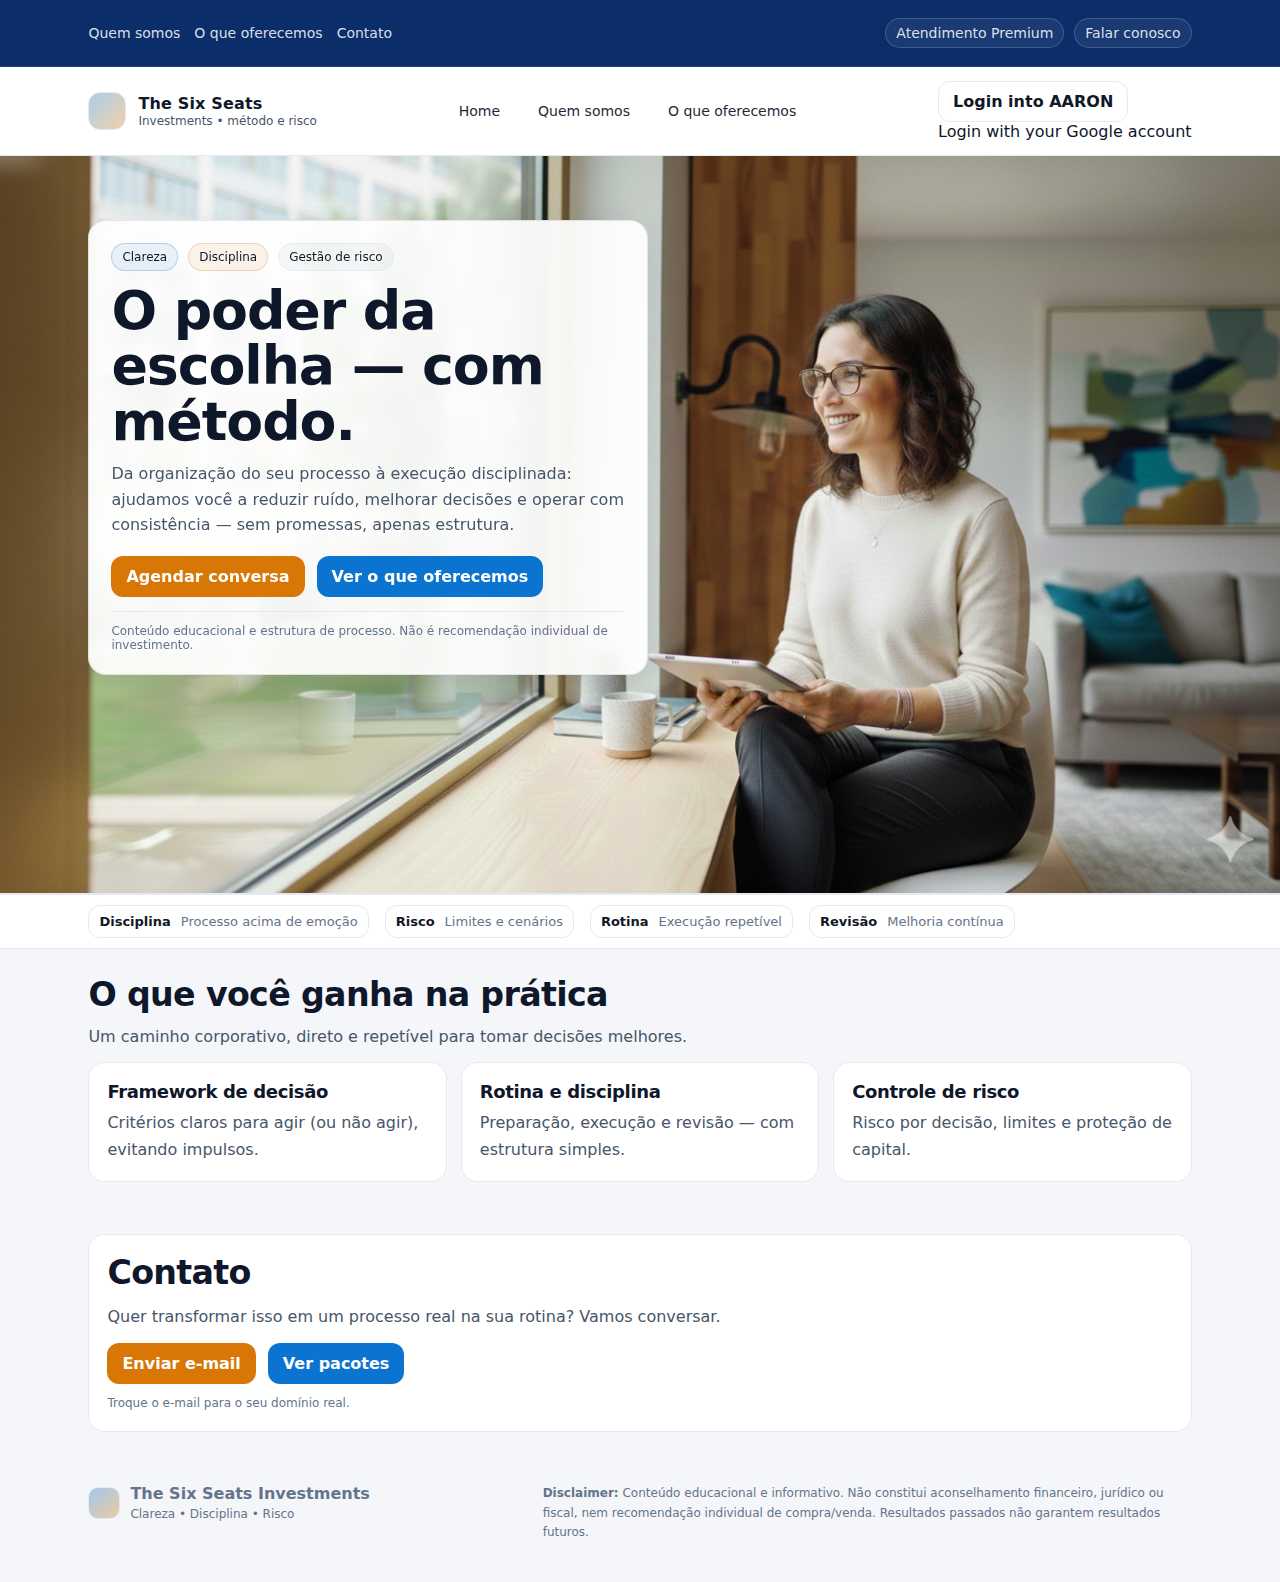
<file: index.html>
<!doctype html>
<html lang="pt-BR">
<head>
  <meta charset="utf-8" />
  <meta name="viewport" content="width=device-width, initial-scale=1" />
  <title>The Six Seats Investments — Clareza e método</title>
  <meta name="description" content="Estrutura, processo e disciplina: decisões com foco em risco, consistência e execução." />
  <link rel="stylesheet" href="/assets/css/style.css" />
</head>
<body>

  <!-- Top utility like Schwab -->
  <div class="top-utility">
    <div class="container">
      <div class="utility-row">
        <div class="utility-links">
          <a href="/quem-somos" data-nav>Quem somos</a>
          <a href="/o-que-oferecemos" data-nav>O que oferecemos</a>
          <a href="#contato">Contato</a>
        </div>
        <div class="utility-right">
          <span class="utility-pill">Atendimento Premium</span>
          <a class="utility-pill" href="#contato">Falar conosco</a>
        </div>
      </div>
    </div>
  </div>

  <!-- Main header -->
  <header class="header">
    <div class="container">
      <div class="navbar">
        <a class="brand" href="/" aria-label="Home">
          <div class="logo"></div>
          <div class="brand-title">
            <strong>The Six Seats</strong>
            <span>Investments • método e risco</span>
          </div>
        </a>

        <nav class="nav-links" aria-label="Menu">
          <a data-nav href="/">Home</a>
          <a data-nav href="/quem-somos">Quem somos</a>
          <a data-nav href="/o-que-oferecemos">O que oferecemos</a>
        </nav>

        <div class="actions">
  <div class="aaron-login-wrap">
    <a class="btn aaron-login-btn" href="/aaron-login.html">Login into AARON</a>
    <div class="aaron-login-mini-note">Login with your Google account</div>
  </div>
</div>

        <button class="mobile-toggle" data-mobile-toggle aria-label="Abrir menu">☰</button>
      </div>

      <div class="mobile-menu" data-mobile-menu>
  <a data-nav href="/">Home</a>
  <a data-nav href="/quem-somos">Quem somos</a>
  <a data-nav href="/o-que-oferecemos">O que oferecemos</a>
  <a href="#contato">Contato</a>
  <a href="/aaron-login.html">Login into AARON</a>
</div>
    </div>
  </header>

  <main>
    <!-- Hero -->
    <section class="hero">
  <div class="hero-full">
    <!-- imagem full-bleed até os cantos -->
    <img src="/assets/img/hero.jpg" alt="Imagem de fundo" />

    <!-- texto por cima (lado esquerdo) -->
    <div class="hero-overlay">
      <div class="container">
        <div class="hero-panel">
          <div class="kicker">
            <span class="tag blue">Clareza</span>
            <span class="tag orange">Disciplina</span>
            <span class="tag">Gestão de risco</span>
          </div>

          <h1>O poder da escolha — com método.</h1>

          <p class="lead">
            Da organização do seu processo à execução disciplinada: ajudamos você a reduzir ruído,
            melhorar decisões e operar com consistência — sem promessas, apenas estrutura.
          </p>

          <div class="hero-cta">
            <a class="btn orange" href="#contato">Agendar conversa</a>
            <a class="btn blue" href="/o-que-oferecemos">Ver o que oferecemos</a>
          </div>

          <div class="disclaimer">
            Conteúdo educacional e estrutura de processo. Não é recomendação individual de investimento.
          </div>
        </div>
      </div>
    </div>
  </div>
</section>


    <!-- Market strip (igual Schwab, opcional) -->
    <div class="market-strip" aria-label="Indicadores (exemplo)">
      <div class="container">
        <div class="strip-row">
          <div class="strip-item"><b>Disciplina</b> <span>Processo acima de emoção</span></div>
          <div class="strip-item"><b>Risco</b> <span>Limites e cenários</span></div>
          <div class="strip-item"><b>Rotina</b> <span>Execução repetível</span></div>
          <div class="strip-item"><b>Revisão</b> <span>Melhoria contínua</span></div>
        </div>
      </div>
    </div>

    <section class="section">
      <div class="container">
        <h2 class="section-title">O que você ganha na prática</h2>
        <p>Um caminho corporativo, direto e repetível para tomar decisões melhores.</p>

        <div class="grid-3">
          <div class="card">
            <h3>Framework de decisão</h3>
            <p>Critérios claros para agir (ou não agir), evitando impulsos.</p>
          </div>
          <div class="card">
            <h3>Rotina e disciplina</h3>
            <p>Preparação, execução e revisão — com estrutura simples.</p>
          </div>
          <div class="card">
            <h3>Controle de risco</h3>
            <p>Risco por decisão, limites e proteção de capital.</p>
          </div>
        </div>
      </div>
    </section>

    <section class="section" id="contato">
      <div class="container">
        <div class="card">
          <h2>Contato</h2>
          <p>Quer transformar isso em um processo real na sua rotina? Vamos conversar.</p>
          <div style="display:flex; gap:12px; flex-wrap:wrap; margin-top:12px;">
            <a class="btn orange" href="mailto:contato@SEU_DOMINIO.com?subject=Contato%20-%20The%20Six%20Seats">Enviar e-mail</a>
            <a class="btn blue" href="/o-que-oferecemos#pacotes">Ver pacotes</a>
          </div>
          <p style="margin-top:10px; font-size:12px; color:#64748b;">Troque o e-mail para o seu domínio real.</p>
        </div>
      </div>
    </section>

    <footer class="footer">
      <div class="container">
        <div class="row">
          <div>
            <div style="display:flex; gap:10px; align-items:center;">
              <div class="logo" style="width:32px;height:32px;border-radius:10px;"></div>
              <div>
                <strong>The Six Seats Investments</strong><br>
                <span style="color:#64748b; font-size:12px;">Clareza • Disciplina • Risco</span>
              </div>
            </div>
          </div>
          <div class="fine">
            <strong>Disclaimer:</strong> Conteúdo educacional e informativo. Não constitui aconselhamento financeiro, jurídico ou fiscal,
            nem recomendação individual de compra/venda. Resultados passados não garantem resultados futuros.
          </div>
        </div>
      </div>
    </footer>
  </main>

  <script src="/assets/js/main.js"></script>
</body>
</html>
</file>
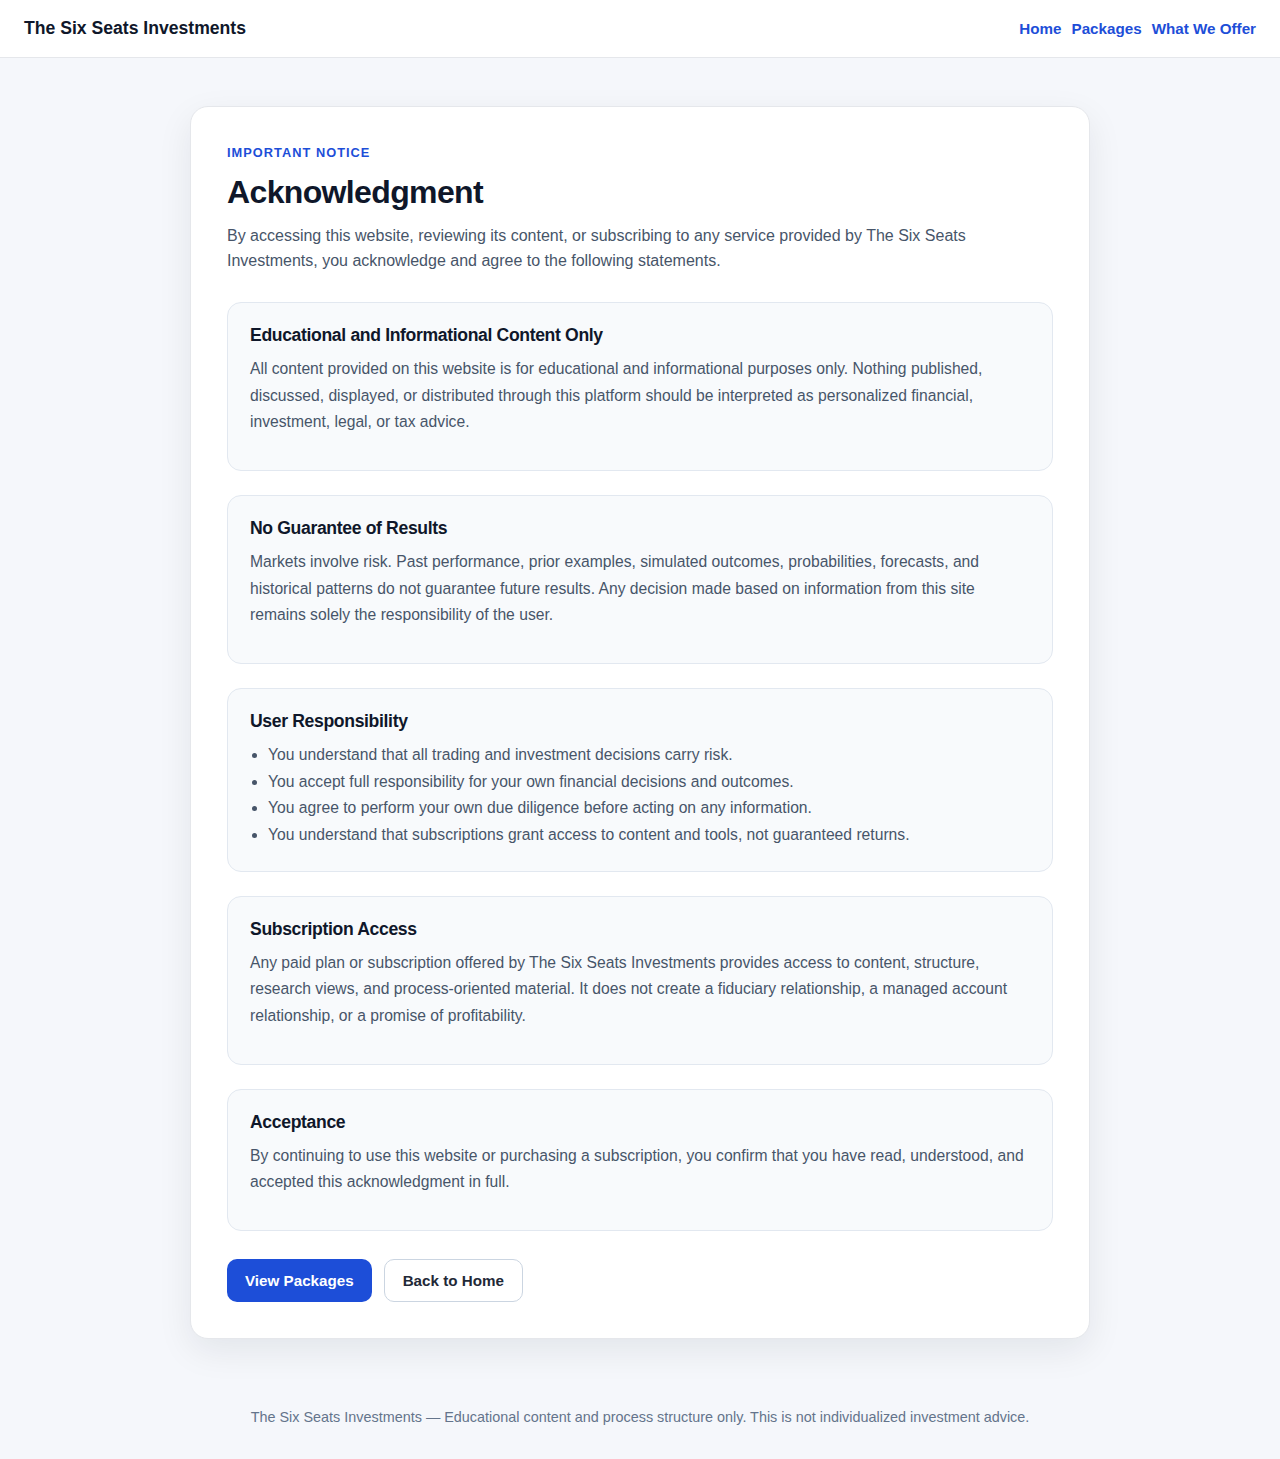
<file: acknowledgment.html>
<!DOCTYPE html>
<html lang="en">
<head>
  <meta charset="UTF-8" />
  <meta name="viewport" content="width=device-width, initial-scale=1.0" />
  <title>Acknowledgment | The Six Seats Investments</title>
  <link rel="stylesheet" href="assets/css/style.css" />
  <style>
    body {
      margin: 0;
      font-family: Arial, sans-serif;
      background: #f5f7fb;
      color: #1f2937;
    }

    .ack-shell {
      min-height: 100vh;
      display: flex;
      flex-direction: column;
    }

    .ack-top {
      background: #ffffff;
      border-bottom: 1px solid #e5e7eb;
      padding: 18px 24px;
      display: flex;
      justify-content: space-between;
      align-items: center;
      gap: 16px;
      flex-wrap: wrap;
    }

    .ack-brand {
      font-size: 1.1rem;
      font-weight: 700;
      color: #0f172a;
    }

    .ack-nav {
      display: flex;
      gap: 10px;
      flex-wrap: wrap;
    }

    .ack-nav a {
      text-decoration: none;
      color: #1d4ed8;
      font-weight: 600;
      font-size: 0.95rem;
    }

    .ack-main {
      flex: 1;
      display: flex;
      justify-content: center;
      padding: 48px 20px;
    }

    .ack-card {
      width: 100%;
      max-width: 900px;
      background: #ffffff;
      border: 1px solid #e5e7eb;
      border-radius: 18px;
      box-shadow: 0 12px 35px rgba(15, 23, 42, 0.08);
      padding: 36px;
    }

    .ack-kicker {
      display: inline-block;
      font-size: 0.8rem;
      font-weight: 700;
      letter-spacing: 0.08em;
      text-transform: uppercase;
      color: #1d4ed8;
      margin-bottom: 14px;
    }

    .ack-title {
      font-size: 2rem;
      line-height: 1.15;
      margin: 0 0 12px 0;
      color: #0f172a;
    }

    .ack-subtitle {
      font-size: 1rem;
      color: #475569;
      margin-bottom: 28px;
      line-height: 1.6;
    }

    .ack-section {
      margin-bottom: 24px;
      padding: 22px;
      background: #f8fafc;
      border: 1px solid #e2e8f0;
      border-radius: 14px;
    }

    .ack-section h2 {
      margin: 0 0 10px 0;
      font-size: 1.1rem;
      color: #0f172a;
    }

    .ack-section p,
    .ack-section li {
      color: #475569;
      line-height: 1.7;
      font-size: 0.98rem;
    }

    .ack-list {
      margin: 10px 0 0 18px;
      padding: 0;
    }

    .ack-actions {
      display: flex;
      gap: 12px;
      flex-wrap: wrap;
      margin-top: 28px;
    }

    .ack-btn {
      display: inline-flex;
      align-items: center;
      justify-content: center;
      padding: 12px 18px;
      border-radius: 10px;
      text-decoration: none;
      font-weight: 700;
      font-size: 0.95rem;
      transition: 0.2s ease;
    }

    .ack-btn-primary {
      background: #1d4ed8;
      color: white;
    }

    .ack-btn-primary:hover {
      background: #1e40af;
    }

    .ack-btn-secondary {
      background: #fff;
      color: #1f2937;
      border: 1px solid #cbd5e1;
    }

    .ack-btn-secondary:hover {
      background: #f8fafc;
    }

    .ack-footer {
      padding: 22px 24px 34px;
      text-align: center;
      color: #64748b;
      font-size: 0.9rem;
    }

    @media (max-width: 768px) {
      .ack-card {
        padding: 24px;
      }

      .ack-title {
        font-size: 1.6rem;
      }
    }
  </style>
</head>
<body>
  <div class="ack-shell">
    <header class="ack-top">
      <div class="ack-brand">The Six Seats Investments</div>
      <nav class="ack-nav">
        <a href="index.html">Home</a>
        <a href="subscriptions.html">Packages</a>
        <a href="o-que-oferecemos.html">What We Offer</a>
      </nav>
    </header>

    <main class="ack-main">
      <section class="ack-card">
        <div class="ack-kicker">Important Notice</div>
        <h1 class="ack-title">Acknowledgment</h1>
        <p class="ack-subtitle">
          By accessing this website, reviewing its content, or subscribing to any service provided by
          The Six Seats Investments, you acknowledge and agree to the following statements.
        </p>

        <div class="ack-section">
          <h2>Educational and Informational Content Only</h2>
          <p>
            All content provided on this website is for educational and informational purposes only.
            Nothing published, discussed, displayed, or distributed through this platform should be
            interpreted as personalized financial, investment, legal, or tax advice.
          </p>
        </div>

        <div class="ack-section">
          <h2>No Guarantee of Results</h2>
          <p>
            Markets involve risk. Past performance, prior examples, simulated outcomes, probabilities,
            forecasts, and historical patterns do not guarantee future results. Any decision made based
            on information from this site remains solely the responsibility of the user.
          </p>
        </div>

        <div class="ack-section">
          <h2>User Responsibility</h2>
          <ul class="ack-list">
            <li>You understand that all trading and investment decisions carry risk.</li>
            <li>You accept full responsibility for your own financial decisions and outcomes.</li>
            <li>You agree to perform your own due diligence before acting on any information.</li>
            <li>You understand that subscriptions grant access to content and tools, not guaranteed returns.</li>
          </ul>
        </div>

        <div class="ack-section">
          <h2>Subscription Access</h2>
          <p>
            Any paid plan or subscription offered by The Six Seats Investments provides access to content,
            structure, research views, and process-oriented material. It does not create a fiduciary relationship,
            a managed account relationship, or a promise of profitability.
          </p>
        </div>

        <div class="ack-section">
          <h2>Acceptance</h2>
          <p>
            By continuing to use this website or purchasing a subscription, you confirm that you have read,
            understood, and accepted this acknowledgment in full.
          </p>
        </div>

        <div class="ack-actions">
          <a class="ack-btn ack-btn-primary" href="subscriptions.html">View Packages</a>
          <a class="ack-btn ack-btn-secondary" href="index.html">Back to Home</a>
        </div>
      </section>
    </main>

    <footer class="ack-footer">
      The Six Seats Investments — Educational content and process structure only. This is not individualized investment advice.
    </footer>
  </div>
</body>
</html>
</file>
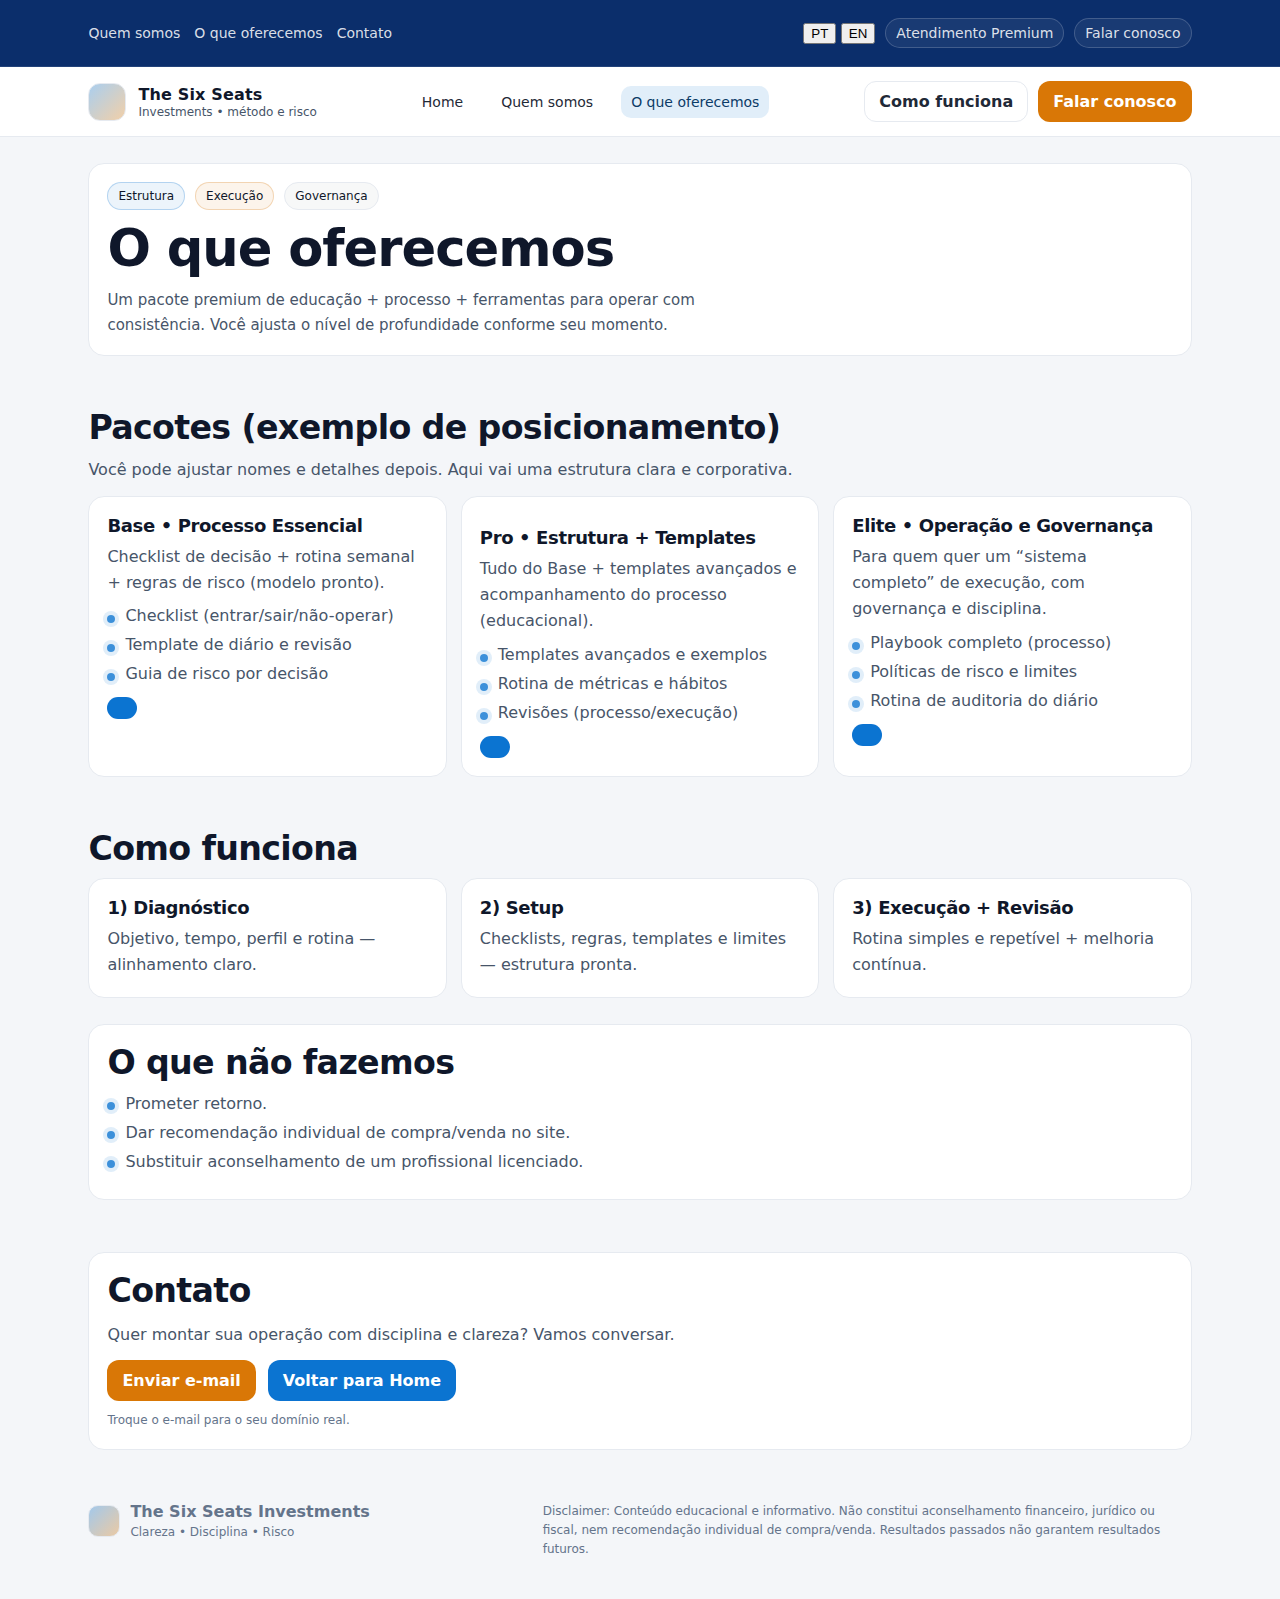
<file: o-que-oferecemos.html>
<!doctype html>
<html lang="pt-BR">
<head>
  <meta charset="utf-8" />
  <meta name="viewport" content="width=device-width, initial-scale=1" />
  <title>O que oferecemos — The Six Seats</title>
  <meta name="description" content="Pacotes de estrutura: processo, templates e governança para operar com consistência." />
  <link rel="stylesheet" href="/assets/css/style.css" />
</head>
<body>

  <div class="top-utility">
    <div class="container">
      <div class="utility-row">
        <div class="utility-links">
          <a href="/quem-somos" data-nav>Quem somos</a>
          <a href="/o-que-oferecemos" data-nav>O que oferecemos</a>
          <a href="#contato">Contato</a>
        </div>
        <div class="utility-right">
  <div class="lang-switch" aria-label="Language switch">
    <button class="lang-btn active" type="button" data-lang="pt">PT</button>
    <button class="lang-btn" type="button" data-lang="en">EN</button>
  </div>

  <span class="utility-pill" id="utilityService">Atendimento Premium</span>
  <a class="utility-pill" href="#contato" id="utilityTalk">Falar conosco</a>
</div>
      </div>
    </div>
  </div>

  <header class="header">
    <div class="container">
      <div class="navbar">
        <a class="brand" href="/" aria-label="Home">
          <div class="logo"></div>
          <div class="brand-title">
            <strong>The Six Seats</strong>
            <span>Investments • método e risco</span>
          </div>
        </a>

        <nav class="nav-links" aria-label="Menu">
          <a data-nav href="/">Home</a>
          <a data-nav href="/quem-somos">Quem somos</a>
          <a data-nav href="/o-que-oferecemos">O que oferecemos</a>
        </nav>

        <div class="actions">
          <a class="btn ghost" href="#como-funciona">Como funciona</a>
          <a class="btn orange" href="#contato">Falar conosco</a>
        </div>

        <button class="mobile-toggle" data-mobile-toggle aria-label="Abrir menu">☰</button>
      </div>

      <div class="mobile-menu" data-mobile-menu>
        <a data-nav href="/">Home</a>
        <a data-nav href="/quem-somos">Quem somos</a>
        <a data-nav href="/o-que-oferecemos">O que oferecemos</a>
        <a href="#contato">Contato</a>
      </div>
    </div>
  </header>

  <main>
    <section class="section">
      <div class="container">
        <div class="card">
          <div class="kicker">
            <span class="tag blue">Estrutura</span>
            <span class="tag orange">Execução</span>
            <span class="tag">Governança</span>
          </div>
          <h1>O que oferecemos</h1>
          <p class="lead">
            Um pacote premium de educação + processo + ferramentas para operar com consistência.
            Você ajusta o nível de profundidade conforme seu momento.
          </p>
        </div>
      </div>
    </section>

    <section class="section" id="pacotes">
  <div class="container">
    <h2 class="section-title">Níveis de acesso</h2>
    <p>Faça login para ver pricing atual e disponibilidade dos planos.</p>

    <div class="grid-3">
      <div class="card">
        <h3>Starter Access</h3>
        <p>Para entrar na plataforma, entender o fluxo e acessar a base do ambiente.</p>
        <ul class="list">
          <li>Login privado com Google</li>
          <li>Acesso ao dashboard privado</li>
          <li>Estrutura inicial da plataforma</li>
        </ul>

        <p class="price-note" style="margin-top:14px; font-size:12px; color:#64748b;">
          Faça login para ver o preço.
        </p>

        <div style="display:flex; gap:12px; flex-wrap:wrap; margin-top:14px;">
          <a class="btn blue card-login-btn" href="/aaron-login.html">Faça login para ver os preços da assinatura</a>
        </div>
      </div>

      <div class="card">
        <div style="margin-bottom:12px;">
          <span class="tag blue card-badge">Mais indicado</span>
        </div>

        <h3>Pro AARON Access</h3>
        <p>Para quem quer acesso principal à área privada e ao ambiente central do Aaron.</p>
        <ul class="list">
          <li>Tudo do Starter</li>
          <li>Open AARON Panel</li>
          <li>Ambiente com foco no usuário</li>
        </ul>

        <p class="price-note" style="margin-top:14px; font-size:12px; color:#64748b;">
          Faça login para ver o preço.
        </p>

        <div style="display:flex; gap:12px; flex-wrap:wrap; margin-top:14px;">
          <a class="btn blue card-login-btn" href="/aaron-login.html">Faça login para ver os preços da assinatura</a>
        </div>
      </div>

      <div class="card">
        <h3>Elite Institutional Access</h3>
        <p>Para uma experiência premium, com prioridade, estrutura expandida e evolução de conta.</p>
        <ul class="list">
          <li>Tudo do Pro</li>
          <li>Prioridade de suporte</li>
          <li>Base para features premium</li>
        </ul>

        <p class="price-note" style="margin-top:14px; font-size:12px; color:#64748b;">
          Faça login para ver o preço.
        </p>

        <div style="display:flex; gap:12px; flex-wrap:wrap; margin-top:14px;">
          <a class="btn blue card-login-btn" href="/aaron-login.html">Faça login para ver os preços da assinatura</a>
        </div>
      </div>
    </div>
  </div>
</section>

    <section class="section" id="como-funciona">
      <div class="container">
        <h2 class="section-title">Como funciona</h2>

        <div class="grid-3">
          <div class="card">
            <h3>1) Diagnóstico</h3>
            <p>Objetivo, tempo, perfil e rotina — alinhamento claro.</p>
          </div>
          <div class="card">
            <h3>2) Setup</h3>
            <p>Checklists, regras, templates e limites — estrutura pronta.</p>
          </div>
          <div class="card">
            <h3>3) Execução + Revisão</h3>
            <p>Rotina simples e repetível + melhoria contínua.</p>
          </div>
        </div>

        <div class="section" style="padding-bottom:0;">
          <div class="card">
            <h2>O que não fazemos</h2>
            <ul class="list">
              <li>Prometer retorno.</li>
              <li>Dar recomendação individual de compra/venda no site.</li>
              <li>Substituir aconselhamento de um profissional licenciado.</li>
            </ul>
          </div>
        </div>
      </div>
    </section>

    <section class="section" id="contato">
      <div class="container">
        <div class="card">
          <h2>Contato</h2>
          <p>Quer montar sua operação com disciplina e clareza? Vamos conversar.</p>
          <div style="display:flex; gap:12px; flex-wrap:wrap; margin-top:12px;">
            <a class="btn orange" href="mailto:contato@SEU_DOMINIO.com?subject=Contato%20-%20The%20Six%20Seats">Enviar e-mail</a>
            <a class="btn blue" href="/">Voltar para Home</a>
          </div>
          <p style="margin-top:10px; font-size:12px; color:#64748b;">Troque o e-mail para o seu domínio real.</p>
        </div>
      </div>
    </section>

    <footer class="footer">
      <div class="container">
        <div class="row">
          <div>
            <div style="display:flex; gap:10px; align-items:center;">
              <div class="logo" style="width:32px;height:32px;border-radius:10px;"></div>
              <div>
                <strong>The Six Seats Investments</strong><br>
                <span style="color:#64748b; font-size:12px;">Clareza • Disciplina • Risco</span>
              </div>
            </div>
          </div>
          <div class="fine">
            <strong>Disclaimer:</strong> Conteúdo educacional e informativo. Não constitui aconselhamento financeiro, jurídico ou fiscal,
            nem recomendação individual de compra/venda. Resultados passados não garantem resultados futuros.
          </div>
        </div>
      </div>
    </footer>
  </main>

  <script src="/assets/js/main.js"></script>

<script>
  const i18nOferecemos = {
    pt: {
      title: "O que oferecemos — The Six Seats",
      meta: "Pacotes de estrutura: processo, templates e governança para operar com consistência.",
      utilityLinks: ["Quem somos", "O que oferecemos", "Contato"],
      utilityPills: ["Atendimento Premium", "Falar conosco"],
      nav: ["Home", "Quem somos", "O que oferecemos"],
      actionBtns: ["Como funciona", "Falar conosco"],
      kicker: ["Estrutura", "Execução", "Governança"],
      heroTitle: "O que oferecemos",
      heroLead: "Um pacote premium de educação + processo + ferramentas para operar com consistência. Você ajusta o nível de profundidade conforme seu momento.",
      packagesTitle: "Pacotes (exemplo de posicionamento)",
      packagesLead: "Você pode ajustar nomes e detalhes depois. Aqui vai uma estrutura clara e corporativa.",
      packageCards: [
        {
          title: "Base • Processo Essencial",
          text: "Checklist de decisão + rotina semanal + regras de risco (modelo pronto).",
          items: [
            "Checklist (entrar/sair/não-operar)",
            "Template de diário e revisão",
            "Guia de risco por decisão"
          ]
        },
        {
          title: "Pro • Estrutura + Templates",
          text: "Tudo do Base + templates avançados e acompanhamento do processo (educacional).",
          items: [
            "Templates avançados e exemplos",
            "Rotina de métricas e hábitos",
            "Revisões (processo/execução)"
          ]
        },
        {
          title: "Elite • Operação e Governança",
          text: "Para quem quer um “sistema completo” de execução, com governança e disciplina.",
          items: [
            "Playbook completo (processo)",
            "Políticas de risco e limites",
            "Rotina de auditoria do diário"
          ]
        }
      ],
      howTitle: "Como funciona",
      howCards: [
        ["1) Diagnóstico", "Objetivo, tempo, perfil e rotina — alinhamento claro."],
        ["2) Setup", "Checklists, regras, templates e limites — estrutura pronta."],
        ["3) Execução + Revisão", "Rotina simples e repetível + melhoria contínua."]
      ],
      notTitle: "O que não fazemos",
      notItems: [
        "Prometer retorno.",
        "Dar recomendação individual de compra/venda no site.",
        "Substituir aconselhamento de um profissional licenciado."
      ],
      contactTitle: "Contato",
      contactLead: "Quer montar sua operação com disciplina e clareza? Vamos conversar.",
      contactBtns: ["Enviar e-mail", "Voltar para Home"],
      contactNote: "Troque o e-mail para o seu domínio real.",
      brandSub: "Investments • método e risco",
      footerSub: "Clareza • Disciplina • Risco",
      footerFine: "Disclaimer: Conteúdo educacional e informativo. Não constitui aconselhamento financeiro, jurídico ou fiscal, nem recomendação individual de compra/venda. Resultados passados não garantem resultados futuros."
    },

    en: {
      title: "What we offer — The Six Seats",
      meta: "Structure packages: process, templates, and governance to operate with consistency.",
      utilityLinks: ["Who we are", "What we offer", "Contact"],
      utilityPills: ["Premium Support", "Talk to us"],
      nav: ["Home", "Who we are", "What we offer"],
      actionBtns: ["How it works", "Talk to us"],
      kicker: ["Structure", "Execution", "Governance"],
      heroTitle: "What we offer",
      heroLead: "A premium package of education + process + tools to operate with consistency. You adjust the level of depth according to your moment.",
      packagesTitle: "Packages (positioning example)",
      packagesTitle: "Access levels",
packagesLead: "Log in to view current pricing and plan availability.",
packageCards: [
  {
    title: "Starter Access",
    text: "To enter the platform, understand the flow, and access the base environment.",
    items: [
      "Private Google login",
      "Private dashboard access",
      "Initial platform structure"
    ],
    note: "Log in to view pricing.",
    button: "Log in to view pricing"
  },
  {
    badge: "Most recommended",
    title: "Pro AARON Access",
    text: "For those who want core access to the private area and the main Aaron environment.",
    items: [
      "Everything in Starter",
      "Open AARON Panel",
      "User-focused environment"
    ],
    note: "Log in to view pricing.",
    button: "Log in to view pricing"
  },
  {
    title: "Elite Institutional Access",
    text: "For a premium experience with priority, expanded structure, and account evolution.",
    items: [
      "Everything in Pro",
      "Priority support",
      "Base for premium features"
    ],
    note: "Log in to view pricing.",
    button: "Log in to view pricing"
  }
],
      howTitle: "How it works",
      howCards: [
        ["1) Diagnosis", "Objective, time, profile, and routine — clear alignment."],
        ["2) Setup", "Checklists, rules, templates, and limits — ready structure."],
        ["3) Execution + Review", "Simple, repeatable routine + continuous improvement."]
      ],
      notTitle: "What we do not do",
      notItems: [
        "Promise returns.",
        "Provide individualized buy/sell recommendations on the website.",
        "Replace advice from a licensed professional."
      ],
      contactTitle: "Contact",
      contactLead: "Want to build your operation with discipline and clarity? Let's talk.",
      contactBtns: ["Send email", "Back to Home"],
      contactNote: "Replace the email with your real domain.",
      brandSub: "Investments • method and risk",
      footerSub: "Clarity • Discipline • Risk",
      footerFine: "Disclaimer: Educational and informational content only. It does not constitute financial, legal, or tax advice, nor an individualized recommendation to buy or sell. Past results do not guarantee future results."
    }
  };

  function oqSetList(selector, values) {
    const els = document.querySelectorAll(selector);
    els.forEach((el, i) => {
      if (values[i] !== undefined) el.textContent = values[i];
    });
  }

  function oqSetText(selector, value) {
    const el = document.querySelector(selector);
    if (el) el.textContent = value;
  }

  function applyOferecemosLanguage(lang) {
    const t = i18nOferecemos[lang] || i18nOferecemos.pt;

    document.documentElement.lang = lang === "en" ? "en" : "pt-BR";
    document.title = t.title;

    const meta = document.querySelector('meta[name="description"]');
    if (meta) meta.setAttribute("content", t.meta);

    oqSetList(".utility-links a", t.utilityLinks);
    oqSetText("#utilityService", t.utilityPills[0]);
    oqSetText("#utilityTalk", t.utilityPills[1]);

    oqSetList(".nav-links a", t.nav);
    oqSetList(".mobile-menu a", [...t.nav, t.utilityLinks[2]]);
    oqSetList(".actions .btn", t.actionBtns);

    oqSetList(".kicker .tag", t.kicker);
    oqSetText(".section .card h1", t.heroTitle);

    const heroLead = document.querySelector(".section .card .lead");
    if (heroLead) heroLead.textContent = t.heroLead;

    const sectionTitles = document.querySelectorAll(".section-title");
    if (sectionTitles[0]) sectionTitles[0].textContent = t.packagesTitle;
    if (sectionTitles[1]) sectionTitles[1].textContent = t.howTitle;

    const topSectionP = document.querySelectorAll(".section > .container > p");
    if (topSectionP[0]) topSectionP[0].textContent = t.packagesLead;

    const packageCards = document.querySelectorAll("#pacotes .grid-3 .card");
packageCards.forEach((card, i) => {
  const data = t.packageCards[i];
  if (!data) return;

  const badge = card.querySelector(".card-badge");
  const h3 = card.querySelector("h3");
  const p = card.querySelector("p");
  const lis = card.querySelectorAll(".list li");
  const note = card.querySelector(".price-note");
  const btn = card.querySelector(".card-login-btn");

  if (badge) {
    if (data.badge) {
      badge.textContent = data.badge;
      badge.style.display = "inline-flex";
    } else {
      badge.style.display = "none";
    }
  }

  if (h3) h3.textContent = data.title;
  if (p) p.textContent = data.text;

  lis.forEach((li, idx) => {
    if (data.items[idx] !== undefined) li.textContent = data.items[idx];
  });

  if (note) note.textContent = data.note;
  if (btn) btn.textContent = data.button;
});

    const howCards = document.querySelectorAll("#como-funciona .grid-3 .card");
    howCards.forEach((card, i) => {
      const data = t.howCards[i];
      if (!data) return;

      const h3 = card.querySelector("h3");
      const p = card.querySelector("p");
      if (h3) h3.textContent = data[0];
      if (p) p.textContent = data[1];
    });

    const notCard = document.querySelector("#como-funciona .section .card");
    if (notCard) {
      const h2 = notCard.querySelector("h2");
      const lis = notCard.querySelectorAll(".list li");
      if (h2) h2.textContent = t.notTitle;
      lis.forEach((li, i) => {
        if (t.notItems[i] !== undefined) li.textContent = t.notItems[i];
      });
    }

    const contactCard = document.querySelector("#contato .card");
    if (contactCard) {
      const h2 = contactCard.querySelector("h2");
      const pList = contactCard.querySelectorAll("p");
      const btns = contactCard.querySelectorAll(".btn");

      if (h2) h2.textContent = t.contactTitle;
      if (pList[0]) pList[0].textContent = t.contactLead;
      if (btns[0]) btns[0].textContent = t.contactBtns[0];
      if (btns[1]) btns[1].textContent = t.contactBtns[1];
      if (pList[1]) pList[1].textContent = t.contactNote;
    }

    document.querySelectorAll(".brand-title span").forEach(el => el.textContent = t.brandSub);

    const footerSub = document.querySelector("footer .row span");
    if (footerSub) footerSub.textContent = t.footerSub;

    const footerFine = document.querySelector(".footer .fine");
    if (footerFine) footerFine.textContent = t.footerFine;

    document.querySelectorAll(".lang-btn").forEach(btn => {
      btn.classList.toggle("active", btn.dataset.lang === lang);
    });

    localStorage.setItem("siteLanguage", lang);
  }

  document.querySelectorAll(".lang-btn").forEach(btn => {
    btn.addEventListener("click", () => applyOferecemosLanguage(btn.dataset.lang));
  });

  applyOferecemosLanguage(localStorage.getItem("siteLanguage") || "pt");
</script>
</body>
</html>
</file>
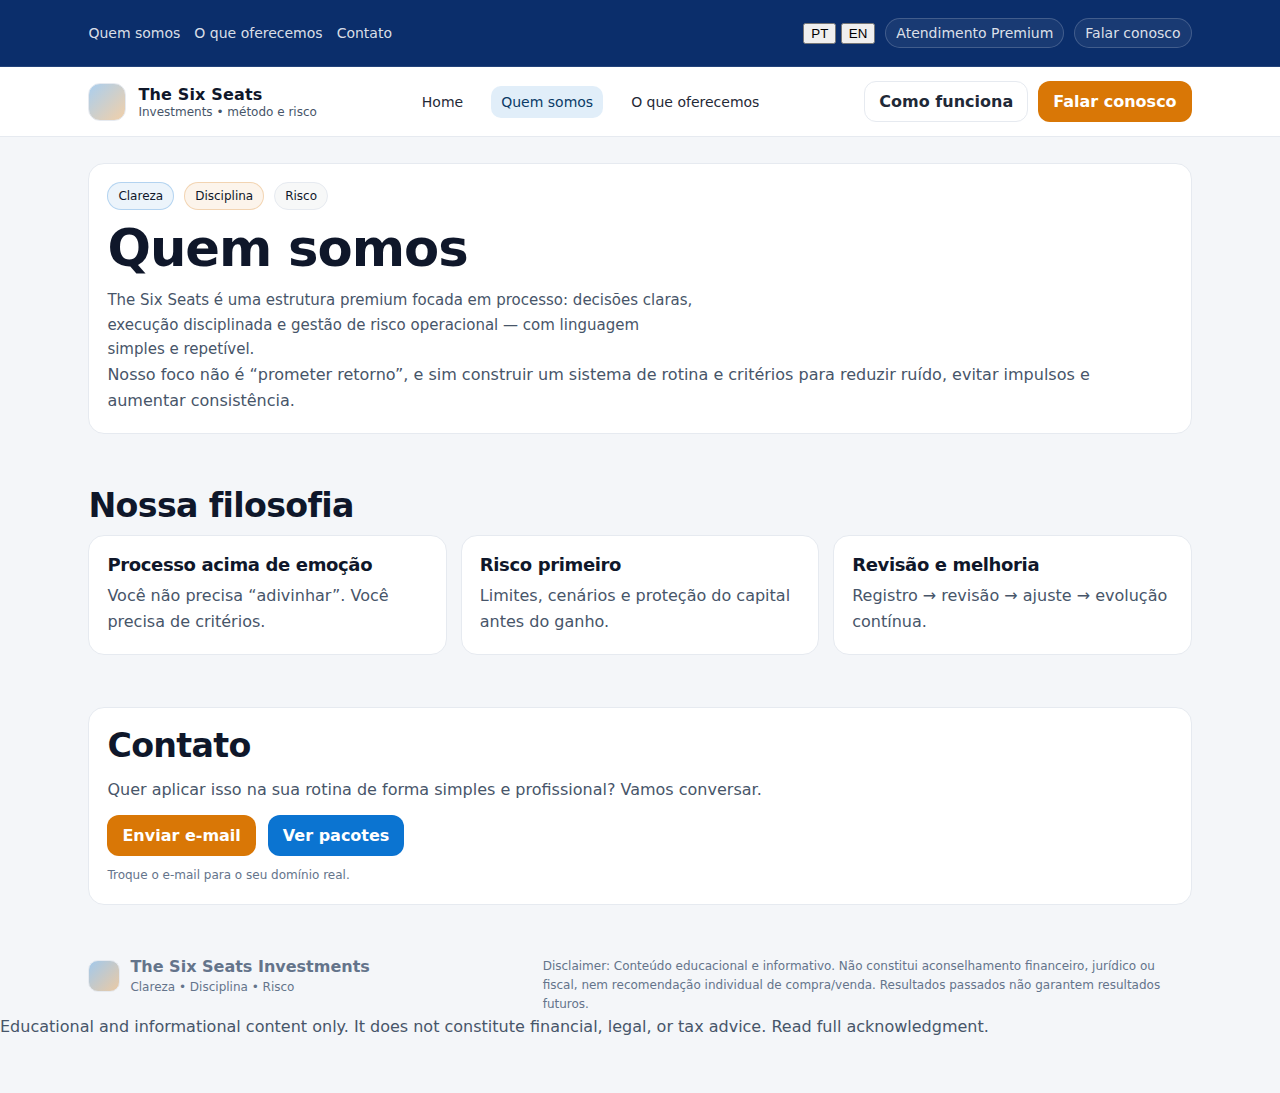
<file: quem-somos.html>
<!doctype html>
<html lang="pt-BR">
<head>
  <meta charset="utf-8" />
  <meta name="viewport" content="width=device-width, initial-scale=1" />
  <title>Quem somos — The Six Seats</title>
  <meta name="description" content="Nossa filosofia: clareza, disciplina e gestão de risco antes de qualquer decisão." />
  <link rel="stylesheet" href="/assets/css/style.css" />
</head>
<body>

  <div class="top-utility">
    <div class="container">
      <div class="utility-row">
        <div class="utility-links">
          <a href="/quem-somos" data-nav>Quem somos</a>
          <a href="/o-que-oferecemos" data-nav>O que oferecemos</a>
          <a href="#contato">Contato</a>
        </div>
        <div class="utility-right">
  <div class="lang-switch" aria-label="Language switch">
    <button class="lang-btn active" type="button" data-lang="pt">PT</button>
    <button class="lang-btn" type="button" data-lang="en">EN</button>
  </div>

  <span class="utility-pill" id="utilityService">Atendimento Premium</span>
  <a class="utility-pill" href="#contato" id="utilityTalk">Falar conosco</a>
</div>
      </div>
    </div>
  </div>

  <header class="header">
    <div class="container">
      <div class="navbar">
        <a class="brand" href="/" aria-label="Home">
          <div class="logo"></div>
          <div class="brand-title">
            <strong>The Six Seats</strong>
            <span>Investments • método e risco</span>
          </div>
        </a>

        <nav class="nav-links" aria-label="Menu">
          <a data-nav href="/">Home</a>
          <a data-nav href="/quem-somos">Quem somos</a>
          <a data-nav href="/o-que-oferecemos">O que oferecemos</a>
        </nav>

        <div class="actions">
          <a class="btn ghost" href="/o-que-oferecemos#como-funciona">Como funciona</a>
          <a class="btn orange" href="#contato">Falar conosco</a>
        </div>

        <button class="mobile-toggle" data-mobile-toggle aria-label="Abrir menu">☰</button>
      </div>

      <div class="mobile-menu" data-mobile-menu>
        <a data-nav href="/">Home</a>
        <a data-nav href="/quem-somos">Quem somos</a>
        <a data-nav href="/o-que-oferecemos">O que oferecemos</a>
        <a href="#contato">Contato</a>
      </div>
    </div>
  </header>

  <main>
    <section class="section">
      <div class="container">
        <div class="card">
          <div class="kicker">
            <span class="tag blue">Clareza</span>
            <span class="tag orange">Disciplina</span>
            <span class="tag">Risco</span>
          </div>
          <h1>Quem somos</h1>
          <p class="lead">
            The Six Seats é uma estrutura premium focada em processo: decisões claras, execução disciplinada e
            gestão de risco operacional — com linguagem simples e repetível.
          </p>
          <p>
            Nosso foco não é “prometer retorno”, e sim construir um sistema de rotina e critérios para reduzir ruído,
            evitar impulsos e aumentar consistência.
          </p>
        </div>
      </div>
    </section>

    <section class="section">
      <div class="container">
        <h2 class="section-title">Nossa filosofia</h2>

        <div class="grid-3">
          <div class="card">
            <h3>Processo acima de emoção</h3>
            <p>Você não precisa “adivinhar”. Você precisa de critérios.</p>
          </div>
          <div class="card">
            <h3>Risco primeiro</h3>
            <p>Limites, cenários e proteção do capital antes do ganho.</p>
          </div>
          <div class="card">
            <h3>Revisão e melhoria</h3>
            <p>Registro → revisão → ajuste → evolução contínua.</p>
          </div>
        </div>
      </div>
    </section>

    <section class="section" id="contato">
      <div class="container">
        <div class="card">
          <h2>Contato</h2>
          <p>Quer aplicar isso na sua rotina de forma simples e profissional? Vamos conversar.</p>
          <div style="display:flex; gap:12px; flex-wrap:wrap; margin-top:12px;">
            <a class="btn orange" href="mailto:contato@SEU_DOMINIO.com?subject=Contato%20-%20The%20Six%20Seats">Enviar e-mail</a>
            <a class="btn blue" href="/o-que-oferecemos#pacotes">Ver pacotes</a>
          </div>
          <p style="margin-top:10px; font-size:12px; color:#64748b;">Troque o e-mail para o seu domínio real.</p>
        </div>
      </div>
    </section>

    <footer class="footer">
      <div class="container">
        <div class="row">
          <div>
            <div style="display:flex; gap:10px; align-items:center;">
              <div class="logo" style="width:32px;height:32px;border-radius:10px;"></div>
              <div>
                <strong>The Six Seats Investments</strong><br>
                <span style="color:#64748b; font-size:12px;">Clareza • Disciplina • Risco</span>
              </div>
            </div>
          </div>
          <div class="fine">
            <strong>Disclaimer:</strong> Conteúdo educacional e informativo. Não constitui aconselhamento financeiro, jurídico ou fiscal,
            nem recomendação individual de compra/venda. Resultados passados não garantem resultados futuros.
          </div>
        </div>
      </div>
    
  <p class="footer-disclaimer">
  Educational and informational content only. It does not constitute financial, legal, or tax advice.
  <a href="acknowledgment.html">Read full acknowledgment</a>.
</p>

</footer>
  </main>

  <script src="/assets/js/main.js"></script>

<script>
  const i18nQuemSomos = {
    pt: {
      title: "Quem somos — The Six Seats",
      meta: "Nossa filosofia: clareza, disciplina e gestão de risco antes de qualquer decisão.",
      utilityLinks: ["Quem somos", "O que oferecemos", "Contato"],
      utilityPills: ["Atendimento Premium", "Falar conosco"],
      nav: ["Home", "Quem somos", "O que oferecemos"],
      actionBtns: ["Como funciona", "Falar conosco"],
      kicker: ["Clareza", "Disciplina", "Risco"],
      heroTitle: "Quem somos",
      heroLead: "The Six Seats é uma estrutura premium focada em processo: decisões claras, execução disciplinada e gestão de risco operacional — com linguagem simples e repetível.",
      heroText: "Nosso foco não é “prometer retorno”, e sim construir um sistema de rotina e critérios para reduzir ruído, evitar impulsos e aumentar consistência.",
      philosophyTitle: "Nossa filosofia",
      philosophyCards: [
        ["Processo acima de emoção", "Você não precisa “adivinhar”. Você precisa de critérios."],
        ["Risco primeiro", "Limites, cenários e proteção do capital antes do ganho."],
        ["Revisão e melhoria", "Registro → revisão → ajuste → evolução contínua."]
      ],
      contactTitle: "Contato",
      contactLead: "Quer aplicar isso na sua rotina de forma simples e profissional? Vamos conversar.",
      contactBtns: ["Enviar e-mail", "Ver pacotes"],
      contactNote: "Troque o e-mail para o seu domínio real.",
      brandSub: "Investments • método e risco",
      footerSub: "Clareza • Disciplina • Risco",
      footerFine: "Disclaimer: Conteúdo educacional e informativo. Não constitui aconselhamento financeiro, jurídico ou fiscal, nem recomendação individual de compra/venda. Resultados passados não garantem resultados futuros."
    },

    en: {
      title: "Who we are — The Six Seats",
      meta: "Our philosophy: clarity, discipline, and risk management before any decision.",
      utilityLinks: ["Who we are", "What we offer", "Contact"],
      utilityPills: ["Premium Support", "Talk to us"],
      nav: ["Home", "Who we are", "What we offer"],
      actionBtns: ["How it works", "Talk to us"],
      kicker: ["Clarity", "Discipline", "Risk"],
      heroTitle: "Who we are",
      heroLead: "The Six Seats is a premium structure focused on process: clear decisions, disciplined execution, and operational risk management — with simple, repeatable language.",
      heroText: "Our focus is not to “promise returns,” but to build a routine and criteria system that reduces noise, avoids impulsive decisions, and increases consistency.",
      philosophyTitle: "Our philosophy",
      philosophyCards: [
        ["Process over emotion", "You do not need to “guess.” You need criteria."],
        ["Risk first", "Limits, scenarios, and capital protection before profit."],
        ["Review and improvement", "Record → review → adjust → continuous evolution."]
      ],
      contactTitle: "Contact",
      contactLead: "Want to apply this in your routine in a simple and professional way? Let's talk.",
      contactBtns: ["Send email", "View packages"],
      contactNote: "Replace the email with your real domain.",
      brandSub: "Investments • method and risk",
      footerSub: "Clarity • Discipline • Risk",
      footerFine: "Disclaimer: Educational and informational content only. It does not constitute financial, legal, or tax advice, nor an individualized recommendation to buy or sell. Past results do not guarantee future results."
    }
  };

  function qsSetList(selector, values) {
    const els = document.querySelectorAll(selector);
    els.forEach((el, i) => {
      if (values[i] !== undefined) el.textContent = values[i];
    });
  }

  function qsSetText(selector, value) {
    const el = document.querySelector(selector);
    if (el) el.textContent = value;
  }

  function applyQuemSomosLanguage(lang) {
    const t = i18nQuemSomos[lang] || i18nQuemSomos.pt;

    document.documentElement.lang = lang === "en" ? "en" : "pt-BR";
    document.title = t.title;

    const meta = document.querySelector('meta[name="description"]');
    if (meta) meta.setAttribute("content", t.meta);

    qsSetList(".utility-links a", t.utilityLinks);
    qsSetText("#utilityService", t.utilityPills[0]);
    qsSetText("#utilityTalk", t.utilityPills[1]);

    qsSetList(".nav-links a", t.nav);
    qsSetList(".mobile-menu a", [...t.nav, t.utilityLinks[2]]);
    qsSetList(".actions .btn", t.actionBtns);

    qsSetList(".kicker .tag", t.kicker);
    qsSetText(".section .card h1", t.heroTitle);

    const heroCard = document.querySelectorAll(".section .card")[0];
    if (heroCard) {
      const lead = heroCard.querySelector(".lead");
      const paragraphs = heroCard.querySelectorAll("p");
      if (lead) lead.textContent = t.heroLead;
      if (paragraphs[1]) paragraphs[1].textContent = t.heroText;
    }

    const sectionTitles = document.querySelectorAll(".section-title");
    if (sectionTitles[0]) sectionTitles[0].textContent = t.philosophyTitle;

    const philosophyCards = document.querySelectorAll(".grid-3 .card");
    philosophyCards.forEach((card, i) => {
      const h3 = card.querySelector("h3");
      const p = card.querySelector("p");
      if (t.philosophyCards[i]) {
        if (h3) h3.textContent = t.philosophyCards[i][0];
        if (p) p.textContent = t.philosophyCards[i][1];
      }
    });

    const contactCard = document.querySelectorAll(".section .card")[4];
    if (contactCard) {
      const h2 = contactCard.querySelector("h2");
      const pList = contactCard.querySelectorAll("p");
      const btns = contactCard.querySelectorAll(".btn");

      if (h2) h2.textContent = t.contactTitle;
      if (pList[0]) pList[0].textContent = t.contactLead;
      if (btns[0]) btns[0].textContent = t.contactBtns[0];
      if (btns[1]) btns[1].textContent = t.contactBtns[1];
      if (pList[1]) pList[1].textContent = t.contactNote;
    }

    document.querySelectorAll(".brand-title span").forEach(el => el.textContent = t.brandSub);

    const footerSub = document.querySelector("footer .row span");
    if (footerSub) footerSub.textContent = t.footerSub;

    const footerFine = document.querySelector(".footer .fine");
    if (footerFine) footerFine.textContent = t.footerFine;

    document.querySelectorAll(".lang-btn").forEach(btn => {
      btn.classList.toggle("active", btn.dataset.lang === lang);
    });

    localStorage.setItem("siteLanguage", lang);
  }

  document.querySelectorAll(".lang-btn").forEach(btn => {
    btn.addEventListener("click", () => applyQuemSomosLanguage(btn.dataset.lang));
  });

  applyQuemSomosLanguage(localStorage.getItem("siteLanguage") || "pt");
</script>
</body>
</html>
</file>
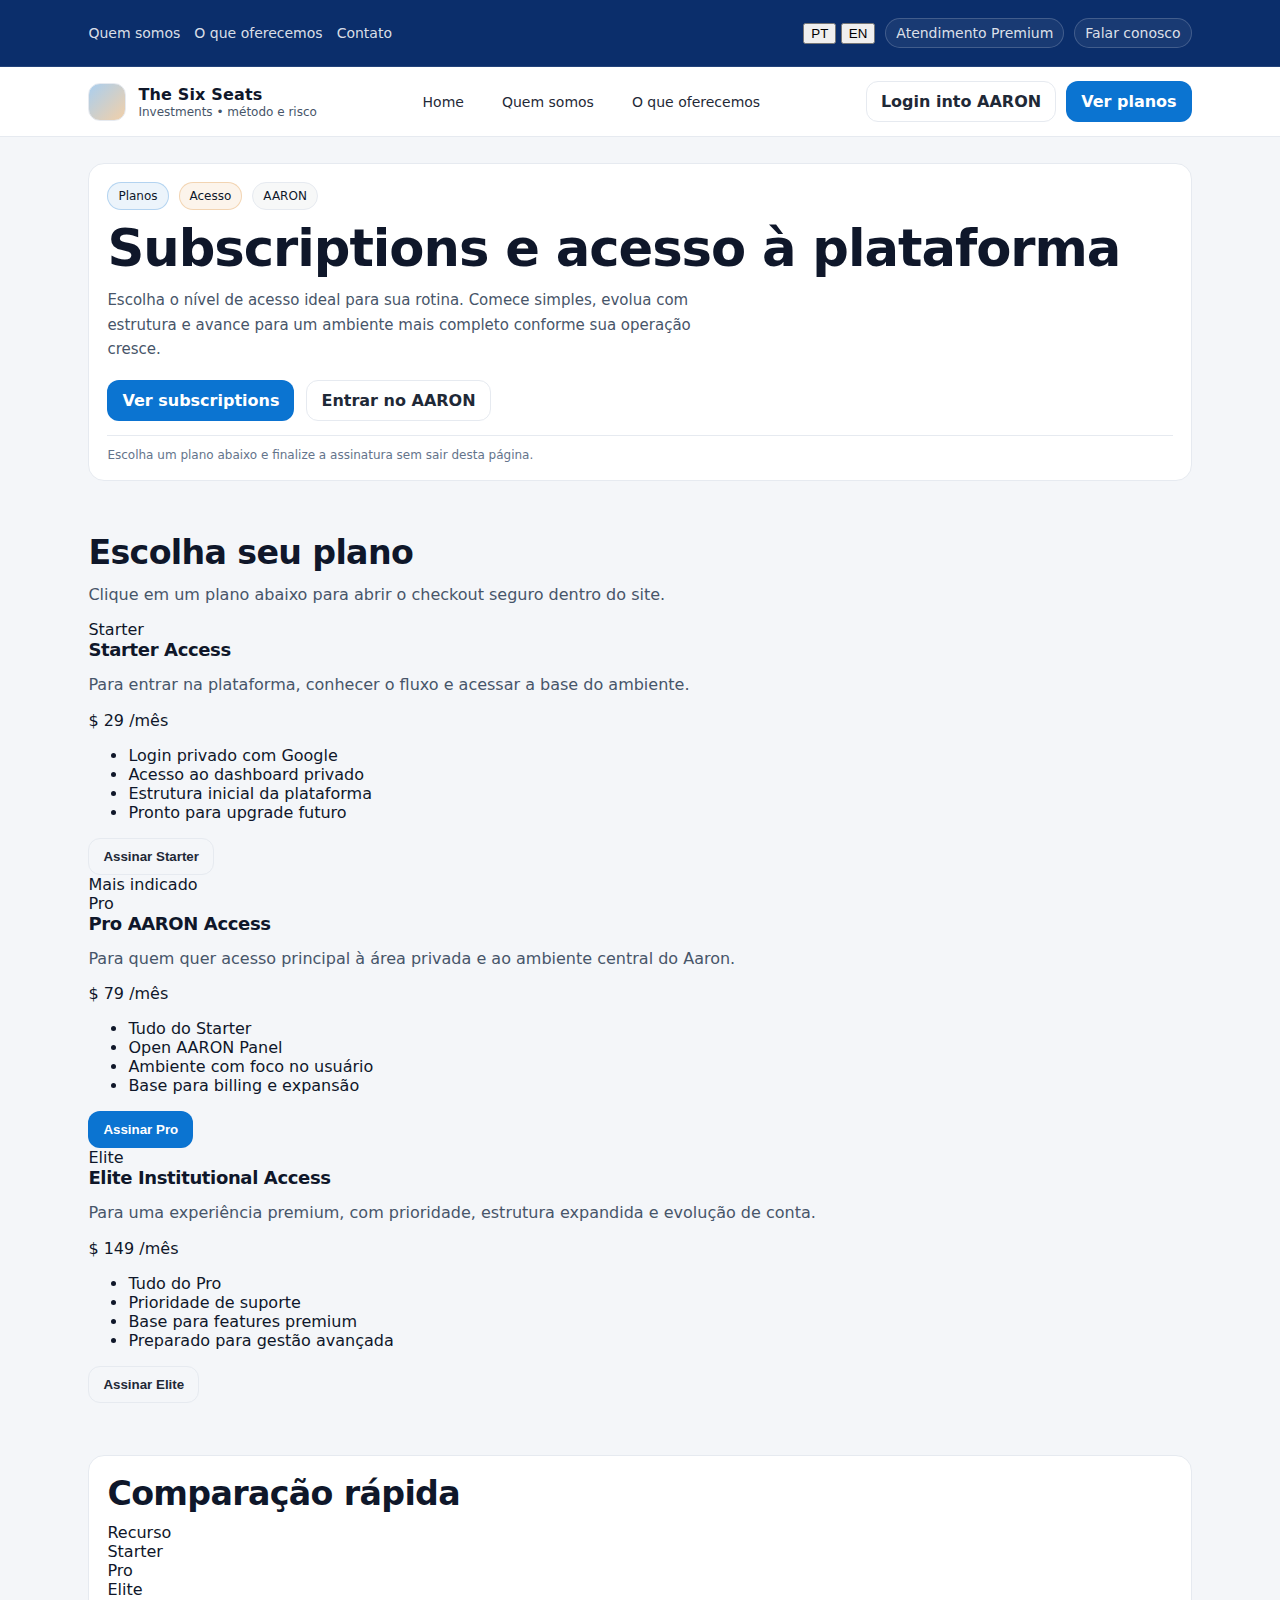
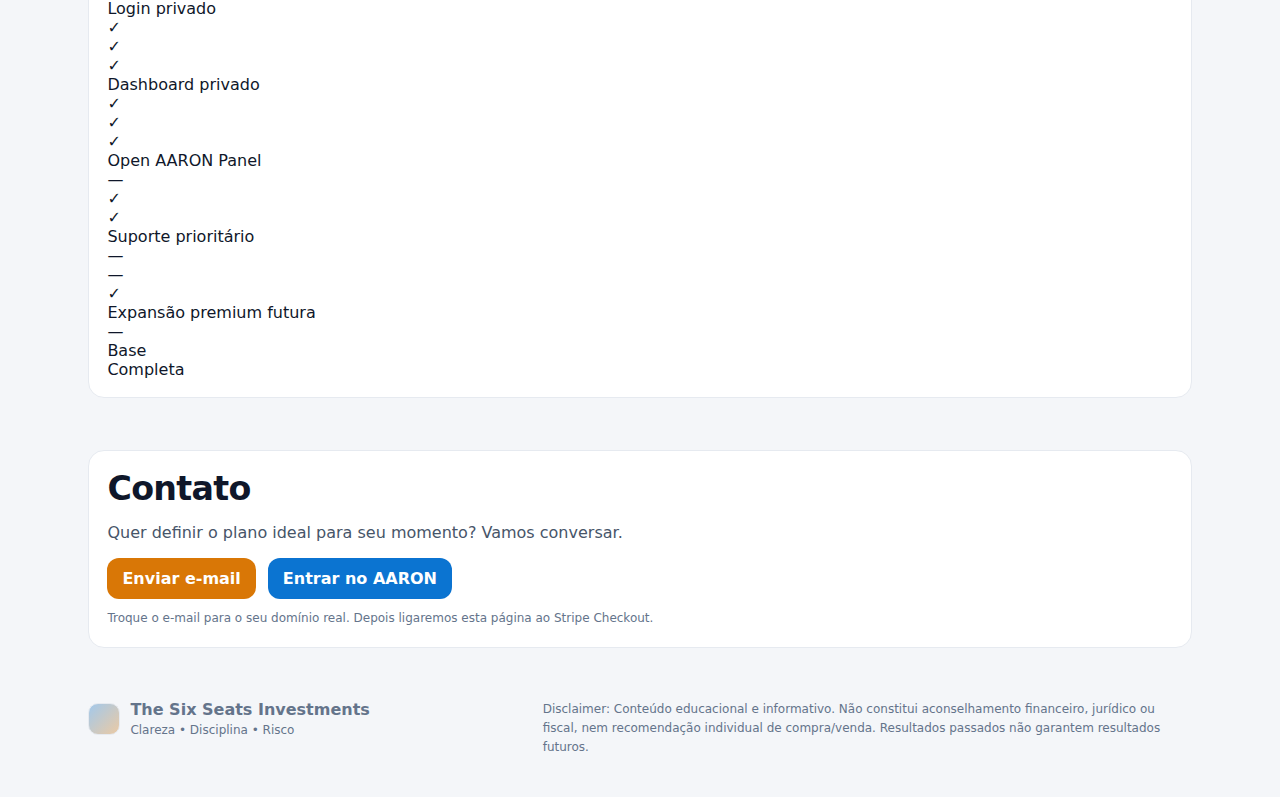
<file: subscriptions.html>
<!doctype html>
<html lang="pt-BR">
<head>
  <meta charset="utf-8" />
  <meta name="viewport" content="width=device-width, initial-scale=1" />
  <title>Subscriptions — The Six Seats</title>
  <meta name="description" content="Planos e subscriptions da plataforma The Six Seats e do acesso ao AARON." />
  <link rel="stylesheet" href="/assets/css/style.css" />
</head>
<body>

  <div class="top-utility">
    <div class="container">
      <div class="utility-row">
        <div class="utility-links">
          <a href="/quem-somos" data-nav>Quem somos</a>
          <a href="/o-que-oferecemos" data-nav>O que oferecemos</a>
          <a href="#contato">Contato</a>
        </div>

        <div class="utility-right">
          <div class="lang-switch" aria-label="Language switch">
            <button class="lang-btn active" type="button" data-lang="pt">PT</button>
            <button class="lang-btn" type="button" data-lang="en">EN</button>
          </div>

          <span class="utility-pill" id="utilityService">Atendimento Premium</span>
          <a class="utility-pill" href="#contato" id="utilityTalk">Falar conosco</a>
        </div>
      </div>
    </div>
  </div>

  <header class="header">
    <div class="container">
      <div class="navbar">
        <a class="brand" href="/" aria-label="Home">
          <div class="logo"></div>
          <div class="brand-title">
            <strong>The Six Seats</strong>
            <span id="brandSub">Investments • método e risco</span>
          </div>
        </a>

        <nav class="nav-links" aria-label="Menu">
          <a data-nav href="/">Home</a>
          <a data-nav href="/quem-somos">Quem somos</a>
          <a data-nav href="/o-que-oferecemos">O que oferecemos</a>
        </nav>

        <div class="actions">
          <a class="btn ghost" href="/aaron-login.html" id="loginBtnTop">Login into AARON</a>
          <a class="btn blue" href="#plans" id="compareBtnTop">Ver planos</a>
        </div>

        <button class="mobile-toggle" data-mobile-toggle aria-label="Abrir menu">☰</button>
      </div>

      <div class="mobile-menu" data-mobile-menu>
        <a data-nav href="/">Home</a>
        <a data-nav href="/quem-somos">Quem somos</a>
        <a data-nav href="/o-que-oferecemos">O que oferecemos</a>
        <a href="#contato">Contato</a>
        <a href="/aaron-login.html">Login into AARON</a>
      </div>
    </div>
  </header>

  <main class="subscriptions-page">
    <section class="section">
      <div class="container">
        <div class="subscriptions-hero card">
          <div class="kicker">
            <span class="tag blue" id="heroTag1">Planos</span>
            <span class="tag orange" id="heroTag2">Acesso</span>
            <span class="tag" id="heroTag3">AARON</span>
          </div>

          <h1 id="heroTitle">Subscriptions e acesso à plataforma</h1>

          <p class="lead" id="heroLead">
            Escolha o nível de acesso ideal para sua rotina. Comece simples, evolua com estrutura e
            avance para um ambiente mais completo conforme sua operação cresce.
          </p>

          <div class="hero-cta">
            <a class="btn blue" href="#plans" id="heroBtn1">Ver subscriptions</a>
            <a class="btn ghost" href="/aaron-login.html" id="heroBtn2">Entrar no AARON</a>
          </div>

          <div class="disclaimer" id="heroDisclaimer">
            Escolha um plano abaixo e finalize a assinatura sem sair desta página.
          </div>
        </div>
      </div>
    </section>

    <section class="section" id="plans">
      <div class="container">
        <h2 class="section-title" id="plansTitle">Escolha seu plano</h2>
        <p id="plansLead">Clique em um plano abaixo para abrir o checkout seguro dentro do site.</p>

        <div class="subscriptions-grid">
          <div class="subscription-card">
            <div class="subscription-head">
              <div class="subscription-kicker" id="starterKicker">Starter</div>
              <h3 id="starterTitle">Starter Access</h3>
              <p id="starterText">Para entrar na plataforma, conhecer o fluxo e acessar a base do ambiente.</p>
            </div>

            <div class="subscription-price">
              <span class="currency">$</span>
              <span class="value">29</span>
              <span class="period" id="monthly1">/mês</span>
            </div>

            <ul class="subscription-list">
              <li id="starterLi1">Login privado com Google</li>
              <li id="starterLi2">Acesso ao dashboard privado</li>
              <li id="starterLi3">Estrutura inicial da plataforma</li>
              <li id="starterLi4">Pronto para upgrade futuro</li>
            </ul>

            <button class="btn ghost subscription-btn plan-subscribe-btn" type="button" data-plan="starter" id="starterBtn">Assinar Starter</button>
          </div>

          <div class="subscription-card featured">
            <div class="subscription-badge" id="featuredBadge">Mais indicado</div>

            <div class="subscription-head">
              <div class="subscription-kicker" id="proKicker">Pro</div>
              <h3 id="proTitle">Pro AARON Access</h3>
              <p id="proText">Para quem quer acesso principal à área privada e ao ambiente central do Aaron.</p>
            </div>

            <div class="subscription-price">
              <span class="currency">$</span>
              <span class="value">79</span>
              <span class="period" id="monthly2">/mês</span>
            </div>

            <ul class="subscription-list">
              <li id="proLi1">Tudo do Starter</li>
              <li id="proLi2">Open AARON Panel</li>
              <li id="proLi3">Ambiente com foco no usuário</li>
              <li id="proLi4">Base para billing e expansão</li>
            </ul>

            <button class="btn blue subscription-btn plan-subscribe-btn" type="button" data-plan="pro" id="proBtn">Assinar Pro</button>
          </div>

          <div class="subscription-card">
            <div class="subscription-head">
              <div class="subscription-kicker" id="eliteKicker">Elite</div>
              <h3 id="eliteTitle">Elite Institutional Access</h3>
              <p id="eliteText">Para uma experiência premium, com prioridade, estrutura expandida e evolução de conta.</p>
            </div>

            <div class="subscription-price">
              <span class="currency">$</span>
              <span class="value">149</span>
              <span class="period" id="monthly3">/mês</span>
            </div>

            <ul class="subscription-list">
              <li id="eliteLi1">Tudo do Pro</li>
              <li id="eliteLi2">Prioridade de suporte</li>
              <li id="eliteLi3">Base para features premium</li>
              <li id="eliteLi4">Preparado para gestão avançada</li>
            </ul>

            <button class="btn ghost subscription-btn plan-subscribe-btn" type="button" data-plan="elite" id="eliteBtn">Assinar Elite</button>
          </div>
        </div>
      </div>
    </section>

    <section class="section" id="checkout-section" style="display:none;">
      <div class="container">
        <div class="card">
          <div class="kicker">
            <span class="tag blue" id="checkoutTag1">Stripe</span>
            <span class="tag orange" id="checkoutTag2">Checkout</span>
            <span class="tag" id="checkoutTag3">Embedded</span>
          </div>

          <h2 id="checkoutTitle">Finalizar assinatura</h2>
          <p id="checkoutLead" style="margin-bottom:16px;">
            Pagamento seguro dentro do site. Você não sai da página para concluir a assinatura.
          </p>

          <div id="checkout-status" style="margin-bottom:14px; color:#475569;"></div>
          <div id="checkout" style="min-height:700px;"></div>
        </div>
      </div>
    </section>

    <section class="section">
      <div class="container">
        <div class="comparison-card card">
          <h2 class="section-title" id="compareTitle">Comparação rápida</h2>

          <div class="comparison-table">
            <div class="comparison-row comparison-head">
              <div id="compareCol1">Recurso</div>
              <div>Starter</div>
              <div>Pro</div>
              <div>Elite</div>
            </div>

            <div class="comparison-row">
              <div id="feature1">Login privado</div>
              <div>✓</div>
              <div>✓</div>
              <div>✓</div>
            </div>

            <div class="comparison-row">
              <div id="feature2">Dashboard privado</div>
              <div>✓</div>
              <div>✓</div>
              <div>✓</div>
            </div>

            <div class="comparison-row">
              <div id="feature3">Open AARON Panel</div>
              <div>—</div>
              <div>✓</div>
              <div>✓</div>
            </div>

            <div class="comparison-row">
              <div id="feature4">Suporte prioritário</div>
              <div>—</div>
              <div>—</div>
              <div>✓</div>
            </div>

            <div class="comparison-row">
              <div id="feature5">Expansão premium futura</div>
              <div>—</div>
              <div>Base</div>
              <div>Completa</div>
            </div>
          </div>
        </div>
      </div>
    </section>

    <section class="section" id="contato">
      <div class="container">
        <div class="card">
          <h2 id="contactTitle">Contato</h2>
          <p id="contactLead">Quer definir o plano ideal para seu momento? Vamos conversar.</p>

          <div style="display:flex; gap:12px; flex-wrap:wrap; margin-top:12px;">
            <a class="btn orange" href="mailto:contato@SEU_DOMINIO.com?subject=Subscriptions%20-%20The%20Six%20Seats" id="contactBtn1">Enviar e-mail</a>
            <a class="btn blue" href="/aaron-login.html" id="contactBtn2">Entrar no AARON</a>
          </div>

          <p style="margin-top:10px; font-size:12px; color:#64748b;" id="contactNote">
            Troque o e-mail para o seu domínio real. Depois ligaremos esta página ao Stripe Checkout.
          </p>
        </div>
      </div>
    </section>

    <footer class="footer">
      <div class="container">
        <div class="row">
          <div>
            <div style="display:flex; gap:10px; align-items:center;">
              <div class="logo" style="width:32px;height:32px;border-radius:10px;"></div>
              <div>
                <strong>The Six Seats Investments</strong><br>
                <span style="color:#64748b; font-size:12px;" id="footerSub">Clareza • Disciplina • Risco</span>
              </div>
            </div>
          </div>

          <div class="fine" id="footerFine">
            <strong>Disclaimer:</strong> Conteúdo educacional e informativo. Não constitui aconselhamento financeiro, jurídico ou fiscal,
            nem recomendação individual de compra/venda. Resultados passados não garantem resultados futuros.
          </div>
        </div>
      </div>
    </footer>
  </main>

  <script src="/assets/js/main.js"></script>
  <script src="https://js.stripe.com/clover/stripe.js"></script>

  <script>
    const STRIPE_PUBLISHABLE_KEY = 'pk_test_51TFxqVHTeLq64Ep1eg1nVcw63Uwu8NHpewoLkoSmi5aMK4533zLiQbbJg9A0n6YHp7JVYTStjVWtrlD62QToGrYP00jvqcMMLX';
    const stripe = window.Stripe ? Stripe(STRIPE_PUBLISHABLE_KEY) : null;
    let currentCheckout = null;

    const checkoutI18n = {
      pt: {
        preparing: 'Preparando checkout seguro...',
        missingKey: 'Adicione sua chave pública real do Stripe nesta página antes de usar o checkout.',
        ready: 'Checkout seguro carregado.',
        completed: 'Pagamento concluído. Estamos finalizando seu acesso.',
        failed: 'Não foi possível carregar o checkout.'
      },
      en: {
        preparing: 'Preparing secure checkout...',
        missingKey: 'Add your real Stripe publishable key in this page before using checkout.',
        ready: 'Secure checkout loaded.',
        completed: 'Payment completed. We are finalizing your access.',
        failed: 'Failed to load checkout.'
      }
    };

    function currentLang() {
      const lang = localStorage.getItem('siteLanguage') || 'pt';
      return lang === 'en' ? 'en' : 'pt';
    }

    async function mountEmbeddedCheckout(plan) {
      const lang = currentLang();
      const t = checkoutI18n[lang];
      const checkoutSection = document.getElementById('checkout-section');
      const checkoutStatus = document.getElementById('checkout-status');
      const checkoutContainer = document.getElementById('checkout');

      checkoutSection.style.display = 'block';
      checkoutStatus.textContent = t.preparing;
      checkoutSection.scrollIntoView({ behavior: 'smooth', block: 'start' });

      if (!stripe) {
        checkoutStatus.textContent = t.missingKey;
        return;
      }

      if (currentCheckout) {
        try {
          currentCheckout.destroy();
        } catch (error) {
          console.warn('Embedded checkout cleanup warning:', error);
        }
        checkoutContainer.innerHTML = '';
      }

      const fetchClientSecret = async () => {
        const response = await fetch('/api/create-subscription-session', {
          method: 'POST',
          headers: {
            'Content-Type': 'application/json'
          },
          body: JSON.stringify({ plan })
        });

        const data = await response.json();

        if (!response.ok) {
          throw new Error(data.error || t.failed);
        }

        return data.clientSecret;
      };

      try {
        currentCheckout = await stripe.initEmbeddedCheckout({
          fetchClientSecret,
          onComplete: () => {
            checkoutStatus.textContent = t.completed;
          }
        });

        currentCheckout.mount('#checkout');
        checkoutStatus.textContent = t.ready;
      } catch (error) {
        console.error(error);
        checkoutStatus.textContent = error.message || t.failed;
      }
    }

    document.addEventListener('click', (event) => {
      const button = event.target.closest('.plan-subscribe-btn');
      if (!button) return;

      const plan = button.dataset.plan;
      if (!plan) return;

      mountEmbeddedCheckout(plan);
    });
  </script>

  <script>
    const i18nSubscriptions = {
      pt: {
        title: "Subscriptions — The Six Seats",
        meta: "Planos e subscriptions da plataforma The Six Seats e do acesso ao AARON.",
        utilityLinks: ["Quem somos", "O que oferecemos", "Contato"],
        utilityPills: ["Atendimento Premium", "Falar conosco"],
        nav: ["Home", "Quem somos", "O que oferecemos"],
        brandSub: "Investments • método e risco",
        topBtns: ["Login into AARON", "Ver planos"],

        heroTags: ["Planos", "Acesso", "AARON"],
        heroTitle: "Subscriptions e acesso à plataforma",
        heroLead: "Escolha o nível de acesso ideal para sua rotina. Comece simples, evolua com estrutura e avance para um ambiente mais completo conforme sua operação cresce.",
        heroBtns: ["Ver subscriptions", "Entrar no AARON"],
        heroDisclaimer: "Escolha um plano abaixo e finalize a assinatura sem sair desta página.",

        plansTitle: "Escolha seu plano",
        plansLead: "Clique em um plano abaixo para abrir o checkout seguro dentro do site.",

        starterKicker: "Starter",
        starterTitle: "Starter Access",
        starterText: "Para entrar na plataforma, conhecer o fluxo e acessar a base do ambiente.",
        starterPriceSuffix: "/mês",
        starterItems: [
          "Login privado com Google",
          "Acesso ao dashboard privado",
          "Estrutura inicial da plataforma",
          "Pronto para upgrade futuro"
        ],
        starterBtn: "Assinar Starter",

        featuredBadge: "Mais indicado",

        proKicker: "Pro",
        proTitle: "Pro AARON Access",
        proText: "Para quem quer acesso principal à área privada e ao ambiente central do Aaron.",
        proPriceSuffix: "/mês",
        proItems: [
          "Tudo do Starter",
          "Open AARON Panel",
          "Ambiente com foco no usuário",
          "Base para billing e expansão"
        ],
        proBtn: "Assinar Pro",

        eliteKicker: "Elite",
        eliteTitle: "Elite Institutional Access",
        eliteText: "Para uma experiência premium, com prioridade, estrutura expandida e evolução de conta.",
        elitePriceSuffix: "/mês",
        eliteItems: [
          "Tudo do Pro",
          "Prioridade de suporte",
          "Base para features premium",
          "Preparado para gestão avançada"
        ],
        eliteBtn: "Assinar Elite",

        checkoutTags: ["Stripe", "Checkout", "Embedded"],
        checkoutTitle: "Finalizar assinatura",
        checkoutLead: "Pagamento seguro dentro do site. Você não sai da página para concluir a assinatura.",

        compareTitle: "Comparação rápida",
        compareCol1: "Recurso",
        feature1: "Login privado",
        feature2: "Dashboard privado",
        feature3: "Open AARON Panel",
        feature4: "Suporte prioritário",
        feature5: "Expansão premium futura",

        contactTitle: "Contato",
        contactLead: "Quer definir o plano ideal para seu momento? Vamos conversar.",
        contactBtns: ["Enviar e-mail", "Entrar no AARON"],
        contactNote: "Troque o e-mail para o seu domínio real. Depois ligaremos esta página ao Stripe Checkout.",

        footerSub: "Clareza • Disciplina • Risco",
        footerFine: "Disclaimer: Conteúdo educacional e informativo. Não constitui aconselhamento financeiro, jurídico ou fiscal, nem recomendação individual de compra/venda. Resultados passados não garantem resultados futuros."
      },

      en: {
        title: "Subscriptions — The Six Seats",
        meta: "Pricing and subscriptions for The Six Seats platform and AARON access.",
        utilityLinks: ["Who we are", "What we offer", "Contact"],
        utilityPills: ["Premium Support", "Talk to us"],
        nav: ["Home", "Who we are", "What we offer"],
        brandSub: "Investments • method and risk",
        topBtns: ["Login into AARON", "View plans"],

        heroTags: ["Plans", "Access", "AARON"],
        heroTitle: "Subscriptions and platform access",
        heroLead: "Choose the access level that fits your routine. Start simple, evolve with structure, and move into a more complete environment as your operation grows.",
        heroBtns: ["View subscriptions", "Enter AARON"],
        heroDisclaimer: "Choose a plan below and complete the subscription without leaving this page.",

        plansTitle: "Choose your plan",
        plansLead: "Click one of the plans below to open the secure checkout inside the site.",

        starterKicker: "Starter",
        starterTitle: "Starter Access",
        starterText: "To enter the platform, understand the flow, and access the base environment.",
        starterPriceSuffix: "/month",
        starterItems: [
          "Private Google login",
          "Private dashboard access",
          "Initial platform structure",
          "Ready for future upgrade"
        ],
        starterBtn: "Subscribe Starter",

        featuredBadge: "Most recommended",

        proKicker: "Pro",
        proTitle: "Pro AARON Access",
        proText: "For those who want core access to the private area and the main Aaron environment.",
        proPriceSuffix: "/month",
        proItems: [
          "Everything in Starter",
          "Open AARON Panel",
          "User-focused environment",
          "Base for billing and expansion"
        ],
        proBtn: "Subscribe Pro",

        eliteKicker: "Elite",
        eliteTitle: "Elite Institutional Access",
        eliteText: "For a premium experience with priority, expanded structure, and account evolution.",
        elitePriceSuffix: "/month",
        eliteItems: [
          "Everything in Pro",
          "Priority support",
          "Base for premium features",
          "Prepared for advanced management"
        ],
        eliteBtn: "Subscribe Elite",

        checkoutTags: ["Stripe", "Checkout", "Embedded"],
        checkoutTitle: "Complete subscription",
        checkoutLead: "Secure payment inside the site. You do not leave the page to complete the subscription.",

        compareTitle: "Quick comparison",
        compareCol1: "Feature",
        feature1: "Private login",
        feature2: "Private dashboard",
        feature3: "Open AARON Panel",
        feature4: "Priority support",
        feature5: "Future premium expansion",

        contactTitle: "Contact",
        contactLead: "Want to define the ideal plan for your current stage? Let's talk.",
        contactBtns: ["Send email", "Enter AARON"],
        contactNote: "Replace the email with your real domain. Later we will connect this page to Stripe Checkout.",

        footerSub: "Clarity • Discipline • Risk",
        footerFine: "Disclaimer: Educational and informational content only. It does not constitute financial, legal, or tax advice, nor an individualized recommendation to buy or sell. Past results do not guarantee future results."
      }
    };

    function subSetText(id, value) {
      const el = document.getElementById(id);
      if (el) el.textContent = value;
    }

    function subSetListTexts(ids, values) {
      ids.forEach((id, i) => {
        const el = document.getElementById(id);
        if (el && values[i] !== undefined) el.textContent = values[i];
      });
    }

    function applySubscriptionsLanguage(lang) {
      const t = i18nSubscriptions[lang] || i18nSubscriptions.pt;

      document.documentElement.lang = lang === "en" ? "en" : "pt-BR";
      document.title = t.title;

      const meta = document.querySelector('meta[name="description"]');
      if (meta) meta.setAttribute("content", t.meta);

      const utilityLinks = document.querySelectorAll(".utility-links a");
      utilityLinks.forEach((el, i) => {
        if (t.utilityLinks[i] !== undefined) el.textContent = t.utilityLinks[i];
      });

      subSetText("utilityService", t.utilityPills[0]);
      subSetText("utilityTalk", t.utilityPills[1]);

      const navLinks = document.querySelectorAll(".nav-links a");
      navLinks.forEach((el, i) => {
        if (t.nav[i] !== undefined) el.textContent = t.nav[i];
      });

      subSetText("brandSub", t.brandSub);

      subSetText("loginBtnTop", t.topBtns[0]);
      subSetText("compareBtnTop", t.topBtns[1]);

      subSetText("heroTag1", t.heroTags[0]);
      subSetText("heroTag2", t.heroTags[1]);
      subSetText("heroTag3", t.heroTags[2]);
      subSetText("heroTitle", t.heroTitle);
      subSetText("heroLead", t.heroLead);
      subSetText("heroBtn1", t.heroBtns[0]);
      subSetText("heroBtn2", t.heroBtns[1]);
      subSetText("heroDisclaimer", t.heroDisclaimer);

      subSetText("plansTitle", t.plansTitle);
      subSetText("plansLead", t.plansLead);

      subSetText("starterKicker", t.starterKicker);
      subSetText("starterTitle", t.starterTitle);
      subSetText("starterText", t.starterText);
      subSetText("monthly1", t.starterPriceSuffix);
      subSetListTexts(["starterLi1","starterLi2","starterLi3","starterLi4"], t.starterItems);
      subSetText("starterBtn", t.starterBtn);

      subSetText("featuredBadge", t.featuredBadge);

      subSetText("proKicker", t.proKicker);
      subSetText("proTitle", t.proTitle);
      subSetText("proText", t.proText);
      subSetText("monthly2", t.proPriceSuffix);
      subSetListTexts(["proLi1","proLi2","proLi3","proLi4"], t.proItems);
      subSetText("proBtn", t.proBtn);

      subSetText("eliteKicker", t.eliteKicker);
      subSetText("eliteTitle", t.eliteTitle);
      subSetText("eliteText", t.eliteText);
      subSetText("monthly3", t.elitePriceSuffix);
      subSetListTexts(["eliteLi1","eliteLi2","eliteLi3","eliteLi4"], t.eliteItems);
      subSetText("eliteBtn", t.eliteBtn);

      subSetText("checkoutTag1", t.checkoutTags[0]);
      subSetText("checkoutTag2", t.checkoutTags[1]);
      subSetText("checkoutTag3", t.checkoutTags[2]);
      subSetText("checkoutTitle", t.checkoutTitle);
      subSetText("checkoutLead", t.checkoutLead);

      subSetText("compareTitle", t.compareTitle);
      subSetText("compareCol1", t.compareCol1);
      subSetText("feature1", t.feature1);
      subSetText("feature2", t.feature2);
      subSetText("feature3", t.feature3);
      subSetText("feature4", t.feature4);
      subSetText("feature5", t.feature5);

      subSetText("contactTitle", t.contactTitle);
      subSetText("contactLead", t.contactLead);
      subSetText("contactBtn1", t.contactBtns[0]);
      subSetText("contactBtn2", t.contactBtns[1]);
      subSetText("contactNote", t.contactNote);

      subSetText("footerSub", t.footerSub);
      subSetText("footerFine", t.footerFine);

      document.querySelectorAll(".lang-btn").forEach(btn => {
        btn.classList.toggle("active", btn.dataset.lang === lang);
      });

      localStorage.setItem("siteLanguage", lang);
    }

    document.querySelectorAll(".lang-btn").forEach(btn => {
      btn.addEventListener("click", () => {
        applySubscriptionsLanguage(btn.dataset.lang);
      });
    });

    applySubscriptionsLanguage(localStorage.getItem("siteLanguage") || "pt");
  </script>
</body>
</html>
</file>
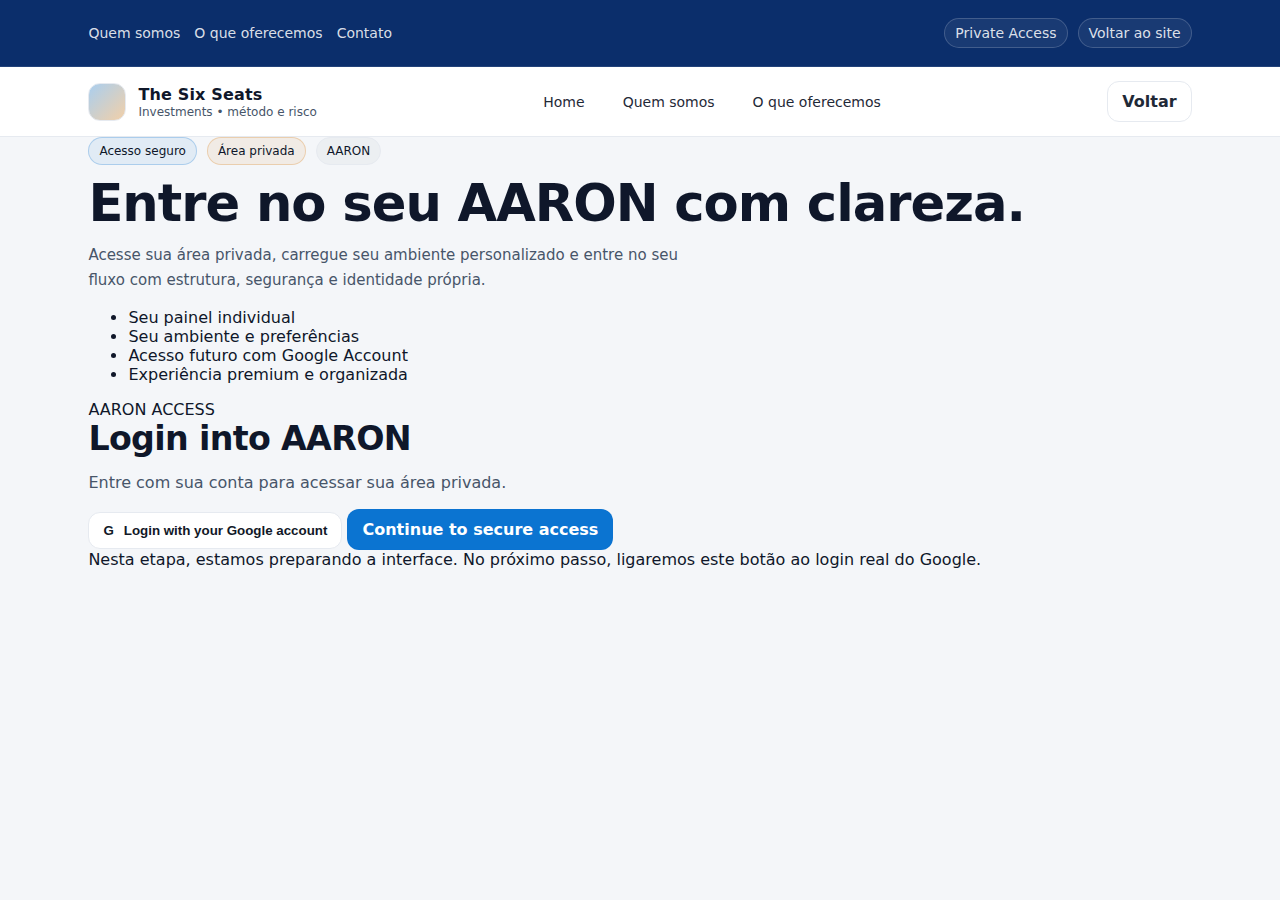
<file: assets/css/aaron-login.html>
<!doctype html>
<html lang="pt-BR">
<head>
  <meta charset="utf-8" />
  <meta name="viewport" content="width=device-width, initial-scale=1" />
  <title>Login into AARON — The Six Seats Investments</title>
  <meta name="description" content="Acesse sua área AARON com segurança e clareza." />
  <link rel="stylesheet" href="/assets/css/style.css" />
</head>
<body>

  <!-- Top utility -->
  <div class="top-utility">
    <div class="container">
      <div class="utility-row">
        <div class="utility-links">
          <a href="/quem-somos">Quem somos</a>
          <a href="/o-que-oferecemos">O que oferecemos</a>
          <a href="/#contato">Contato</a>
        </div>
        <div class="utility-right">
          <span class="utility-pill">Private Access</span>
          <a class="utility-pill" href="/">Voltar ao site</a>
        </div>
      </div>
    </div>
  </div>

  <!-- Main header -->
  <header class="header">
    <div class="container">
      <div class="navbar">
        <a class="brand" href="/" aria-label="Home">
          <div class="logo"></div>
          <div class="brand-title">
            <strong>The Six Seats</strong>
            <span>Investments • método e risco</span>
          </div>
        </a>

        <nav class="nav-links" aria-label="Menu">
          <a href="/">Home</a>
          <a href="/quem-somos">Quem somos</a>
          <a href="/o-que-oferecemos">O que oferecemos</a>
        </nav>

        <div class="actions">
          <a class="btn ghost" href="/">Voltar</a>
        </div>

        <button class="mobile-toggle" data-mobile-toggle aria-label="Abrir menu">☰</button>
      </div>

      <div class="mobile-menu" data-mobile-menu>
        <a href="/">Home</a>
        <a href="/quem-somos">Quem somos</a>
        <a href="/o-que-oferecemos">O que oferecemos</a>
        <a href="/#contato">Contato</a>
      </div>
    </div>
  </header>

  <main class="aaron-login-page">
    <section class="aaron-login-hero">
      <div class="container">
        <div class="aaron-login-shell">
          <div class="aaron-login-copy">
            <div class="kicker">
              <span class="tag blue">Acesso seguro</span>
              <span class="tag orange">Área privada</span>
              <span class="tag">AARON</span>
            </div>

            <h1>Entre no seu AARON com clareza.</h1>

            <p class="lead">
              Acesse sua área privada, carregue seu ambiente personalizado e entre
              no seu fluxo com estrutura, segurança e identidade própria.
            </p>

            <ul class="aaron-benefits">
              <li>Seu painel individual</li>
              <li>Seu ambiente e preferências</li>
              <li>Acesso futuro com Google Account</li>
              <li>Experiência premium e organizada</li>
            </ul>
          </div>

          <div class="aaron-login-card">
            <div class="aaron-login-card-top">
              <div class="aaron-login-badge">AARON ACCESS</div>
              <h2>Login into AARON</h2>
              <p>
                Entre com sua conta para acessar sua área privada.
              </p>
            </div>

            <div class="aaron-login-actions">
              <button class="btn aaron-google-btn" type="button">
                <span class="google-icon">G</span>
                Login with your Google account
              </button>

              <a class="btn blue aaron-enter-btn" href="#">
                Continue to secure access
              </a>
            </div>

            <div class="aaron-login-note">
              Nesta etapa, estamos preparando a interface. No próximo passo, ligaremos
              este botão ao login real do Google.
            </div>
          </div>
        </div>
      </div>
    </section>
  </main>

  <script src="/assets/js/main.js"></script>
</body>
</html>
</file>
<file: assets/css/style.css>
:root{
  --bg: #f4f6f9;
  --surface: #ffffff;
  --text: #0f172a;
  --muted: #475569;
  --border: #e6eaf0;

  --blue: #0b74d1;
  --blue-dark: #075aa3;
  --orange: #d97706;
  --orange-dark: #b45309;

  --max: 1180px;
  --radius: 16px;
  --shadow: 0 18px 60px rgba(2, 8, 23, .12);
}

*{ box-sizing:border-box; }
html{ scroll-behavior:smooth; }
body{
  margin:0;
  font-family: ui-sans-serif, system-ui, -apple-system, Segoe UI, Roboto, Helvetica, Arial;
  background: var(--bg);
  color: var(--text);
}
a{ color: inherit; text-decoration:none; }
p{ margin:0 0 12px; line-height:1.65; color: var(--muted); }
h1,h2,h3{ margin:0 0 12px; letter-spacing:-.02em; }
h1{ font-size: clamp(34px, 4vw, 56px); line-height:1.05; }
h2{ font-size: clamp(22px, 2.6vw, 34px); }
h3{ font-size: 18px; }

:root{
  --container-max: 1180px;                 /* mais “corporate”, não estica infinito */
  --gutter: clamp(20px, 3vw, 72px);        /* margem automática */
}

.container{
  max-width: var(--container-max);
  margin: 0 auto;
  padding-left: var(--gutter);
  padding-right: var(--gutter);
}



/* ===== Top utility bar (like Schwab) ===== */
.top-utility{
  background: #0B2E6B; /* Royal Blue */
  color: rgba(255,255,255,.86);
  border-bottom: 1px solid rgba(255,255,255,.10);
}
.utility-row{
  display:flex;
  align-items:center;
  justify-content:space-between;
  gap: 18px;
  padding: 18px 0;
  font-size: 14px;
}
.utility-links{
  display:flex; gap: 14px; flex-wrap:wrap;
}
.utility-links a{ color: rgba(255,255,255,.86); }
.utility-links a:hover{ color: #fff; }
.utility-right{
  display:flex; gap: 10px; align-items:center; flex-wrap:wrap;
}
.utility-pill{
  padding: 6px 10px;
  border: 1px solid rgba(255,255,255,.18);
  border-radius: 999px;
  background: rgba(255,255,255,.06);
}

/* ===== Main header ===== */
.header{
  background: var(--surface);
  border-bottom: 1px solid var(--border);
}
.navbar{
  display:flex;
  align-items:center;
  justify-content:space-between;
  gap: 16px;
  padding: 14px 0;
}
.brand{
  display:flex;
  align-items:center;
  gap: 12px;
}
.logo{
  width: 38px; height: 38px;
  border-radius: 12px;
  background: linear-gradient(135deg, rgba(11,116,209,.35), rgba(217,119,6,.35));
  border: 1px solid var(--border);
}
.brand-title strong{
  display:block;
  font-weight: 800;
  letter-spacing:.01em;
}
.brand-title span{
  display:block;
  font-size: 12px;
  color: var(--muted);
  margin-top: 1px;
}

.nav-links{
  display:flex;
  align-items:center;
  gap: 18px;
}
.nav-links a{
  color: #1f2937;
  font-size: 14px;
  padding: 8px 10px;
  border-radius: 10px;
}
.nav-links a:hover{
  background: rgba(11,116,209,.08);
  color: #0b3b67;
}
.nav-links a.active{
  background: rgba(11,116,209,.12);
  color: #0b3b67;
}

.actions{
  display:flex;
  align-items:center;
  gap: 10px;
}

/* Buttons */
.btn{
  display:inline-flex;
  align-items:center;
  justify-content:center;
  gap:10px;
  padding: 10px 14px;
  border-radius: 12px;
  border: 1px solid var(--border);
  background: #fff;
  color: #111827;
  font-weight: 700;
  cursor:pointer;
  transition: transform .12s ease, box-shadow .12s ease, background .12s ease;
}
.btn:hover{ transform: translateY(-1px); box-shadow: 0 10px 24px rgba(2,8,23,.10); }
.btn.blue{
  background: var(--blue);
  border-color: rgba(11,116,209,.35);
  color: #fff;
}
.btn.blue:hover{ background: var(--blue-dark); }
.btn.orange{
  background: var(--orange);
  border-color: rgba(217,119,6,.35);
  color:#fff;
}
.btn.orange:hover{ background: var(--orange-dark); }
.btn.ghost{
  background: transparent;
  border-color: var(--border);
  color: #1f2937;
}

.mobile-toggle{
  display:none;
  width: 44px; height: 44px;
  border-radius: 12px;
  border: 1px solid var(--border);
  background: #fff;
  cursor:pointer;
}

/* ===== Hero ===== */
.hero{
  padding: 0;
}
.hero-shell{
  background: transparent;
  border: 0;
  border-radius: 0;
  box-shadow: none;
  overflow: hidden;
}
.hero-grid{
  position: relative;
  min-height: 520px;
  display: block;
}
.hero-left{
  padding: 34px 30px;
}
.kicker{
  display:flex;
  gap: 10px;
  flex-wrap:wrap;
  margin-bottom: 12px;
}
.tag{
  font-size: 12px;
  padding: 6px 10px;
  border-radius: 999px;
  border: 1px solid var(--border);
  background: rgba(15,23,42,.03);
  color: #0f172a;
}
.tag.blue{ border-color: rgba(11,116,209,.25); background: rgba(11,116,209,.08); }
.tag.orange{ border-color: rgba(217,119,6,.25); background: rgba(217,119,6,.08); }

.lead{
  font-size: 15px;
  max-width: 62ch;
}

.hero-cta{
  display:flex;
  gap: 12px;
  flex-wrap:wrap;
  margin-top: 18px;
}

.disclaimer{
  margin-top: 14px;
  font-size: 12px;
  color: #64748b;
  border-top: 1px solid var(--border);
  padding-top: 12px;
}

.hero-right{
  position:relative;
  background: #eef2f6;
}
.hero-photo{
  object-fit: cover;
  object-position: 60% 55%;
  filter: none; /* deixa a foto “como é” */
}

.hero-right::after{ display:none; }


/* ===== Sections ===== */
.section{ padding: 26px 0; }
.section-title{ margin-bottom: 10px; }
.grid-3{
  display:grid;
  grid-template-columns: repeat(3, 1fr);
  gap: 14px;
}
.card{
  background: var(--surface);
  border: 1px solid var(--border);
  border-radius: var(--radius);
  padding: 18px;
}
.card h3{ margin-bottom: 8px; }
.card p{ margin:0; }

.list{
  list-style:none;
  padding:0;
  margin: 10px 0 0;
}
.list li{
  margin: 10px 0;
  padding-left: 18px;
  position:relative;
  color: var(--muted);
}
.list li::before{
  content:"";
  position:absolute;
  left:0; top:.55em;
  width: 8px; height: 8px;
  border-radius: 99px;
  background: rgba(11,116,209,.80);
  box-shadow: 0 0 0 4px rgba(11,116,209,.12);
}

/* ===== Bottom market strip (optional, like Schwab) ===== */
.market-strip{
  background: #ffffff;
  border-top: 1px solid var(--border);
  border-bottom: 1px solid var(--border);
}
.strip-row{
  display:flex;
  gap: 16px;
  align-items:center;
  padding: 10px 0;
  overflow:auto;
  white-space:nowrap;
}
.strip-item{
  display:flex;
  gap: 10px;
  align-items:center;
  padding: 8px 10px;
  border: 1px solid var(--border);
  border-radius: 12px;
  background: #fff;
  font-size: 13px;
}
.strip-item b{ color:#111827; }
.strip-item span{ color:#64748b; }

/* ===== Footer ===== */
.footer{
  padding: 26px 0 40px;
  color:#64748b;
}
.footer .fine{
  font-size:12px;
  line-height:1.6;
  max-width: 85ch;
}
.footer .row{
  display:flex;
  justify-content:space-between;
  gap: 18px;
  flex-wrap:wrap;
  align-items:flex-start;
}

/* ===== Responsive ===== */
@media (max-width: 920px){
  .nav-links, .actions{ display:none; }
  .mobile-toggle{ display:inline-flex; align-items:center; justify-content:center; }
  .hero-grid{ grid-template-columns: 1fr; }
  .hero-right{ min-height: 260px; }
  .grid-3{ grid-template-columns: 1fr; }
}
.mobile-menu{
  display:none;
  padding: 0 0 14px;
}
.mobile-menu a{
  display:block;
  margin-top: 10px;
  padding: 12px 12px;
  border: 1px solid var(--border);
  border-radius: 12px;
  background: #fff;
}
.mobile-menu a.active{
  background: rgba(11,116,209,.10);
  border-color: rgba(11,116,209,.25);
}
/* ===== Schwab-like FULL-BLEED hero (SEM FADE / SEM BARRAS) ===== */
.hero-full{
  position: relative;
  width: 100%;
  min-height: clamp(620px, 82vh, 980px); /* mostra mais foto */
  overflow: hidden;
  border-bottom: 1px solid var(--border);
  background: #fff;
}

/* A IMAGEM VIRA “FUNDO” E PREENCHE A TELA */
.hero-full > img{
  position: absolute;
  inset: 0;
  width: 100%;
  height: 100%;
  object-fit: cover;          /* <<< sem espaço branco (igual Schwab) */
  object-position: 60% 55%;   /* ajuste fino (mude se quiser mostrar mais esquerda/direita) */
  filter: none;
}

/* REMOVE blur e overlay (fade) que você tinha antes */
.hero-full::before,
.hero-full::after{
  content: none !important;
}

/* Conteúdo por cima (texto/botões) */
.hero-overlay{
  position: relative;
  z-index: 2;
  padding: clamp(28px, 5vw, 64px) 0;
}

/* Painel do texto (não altera a foto — só cria leitura) */
.hero-panel{
  max-width: 560px;
  background: rgba(255,255,255,.92);
  border: 1px solid rgba(15,23,42,.10);
  border-radius: 18px;
  padding: 22px 22px;
  backdrop-filter: blur(6px);
  box-shadow: 0 14px 40px rgba(2,8,23,.10);
}

.hero-panel h1{
  font-size: clamp(40px, 4.2vw, 64px);
  line-height: 1.03;
}
.hero-panel .lead{
  font-size: clamp(16px, 1.2vw, 18px);
  line-height: 1.6;
  max-width: 56ch;
}

@media (max-width: 920px){
  .hero-full{ min-height: 640px; }
  .hero-overlay{ padding: 28px 0; }
  .hero-panel{ max-width: 640px; }
  .hero-full > img{ object-position: 55% 40%; }
}
</file>
